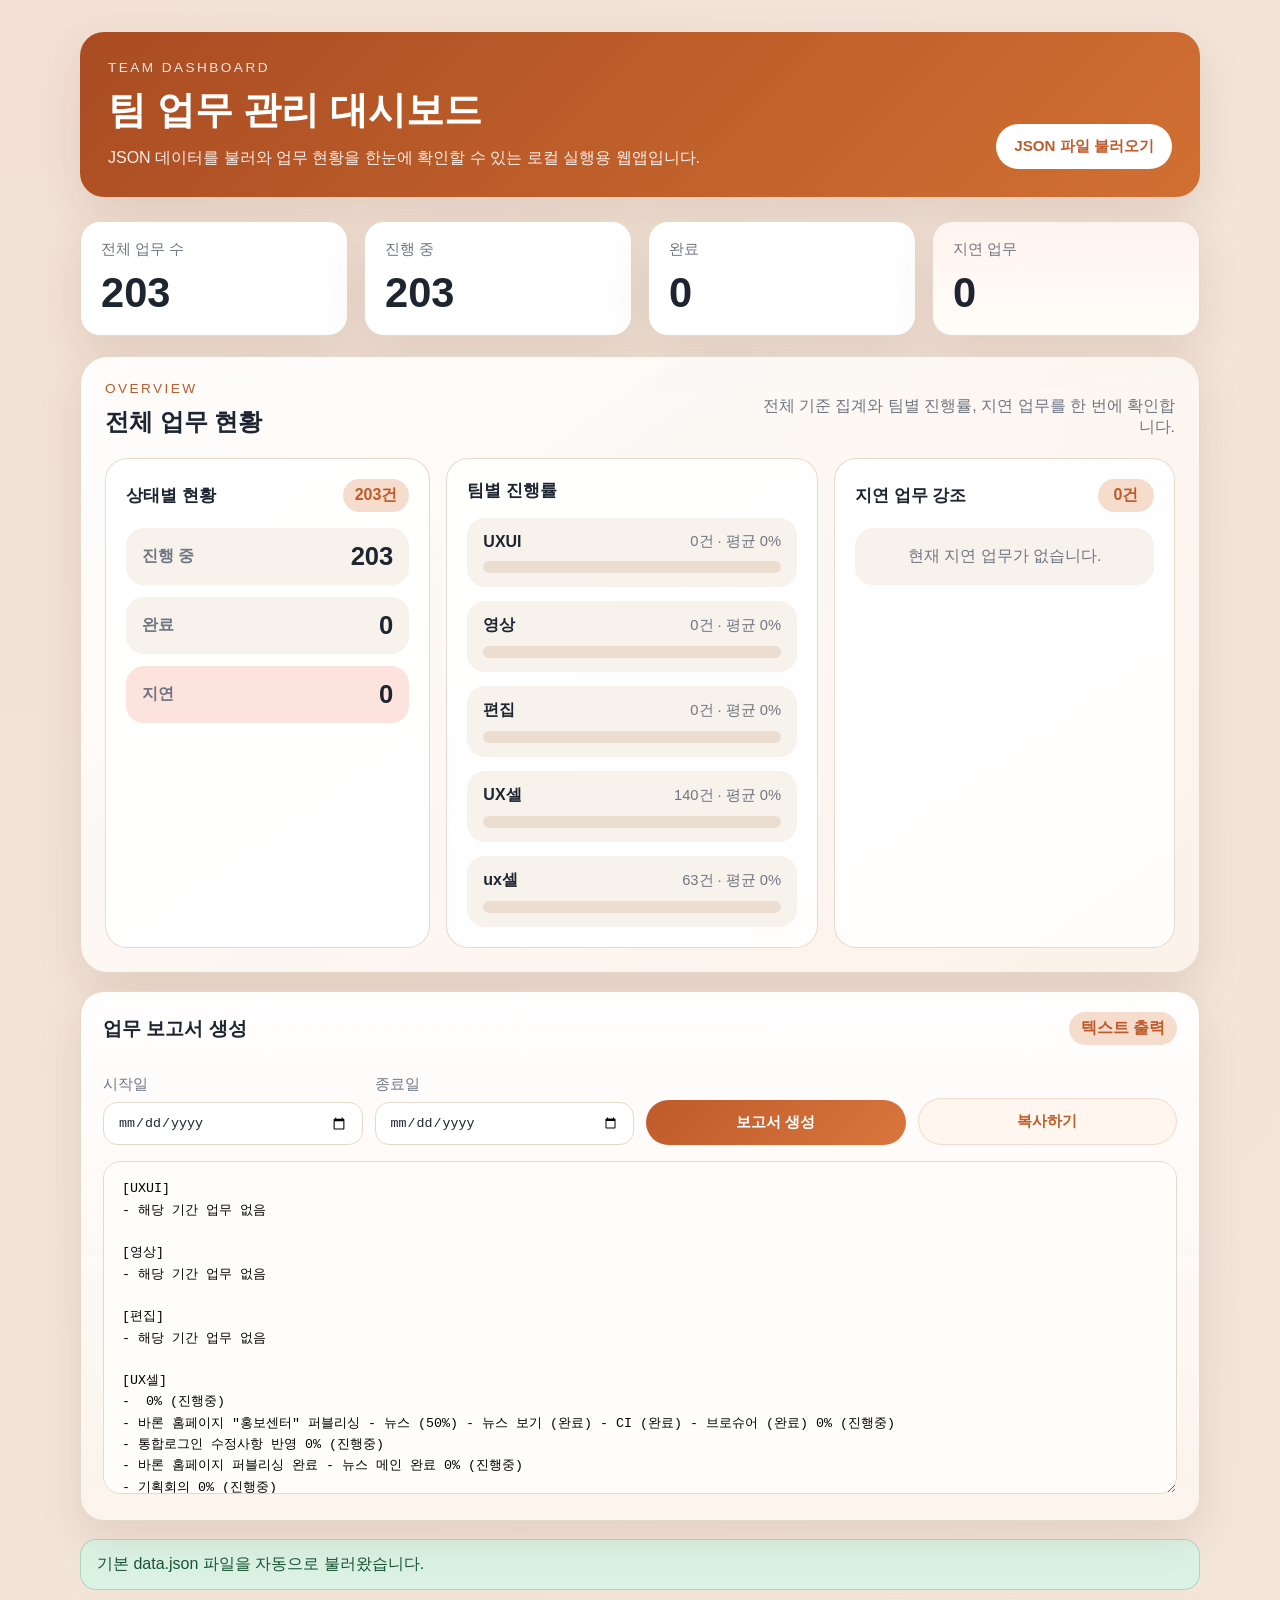
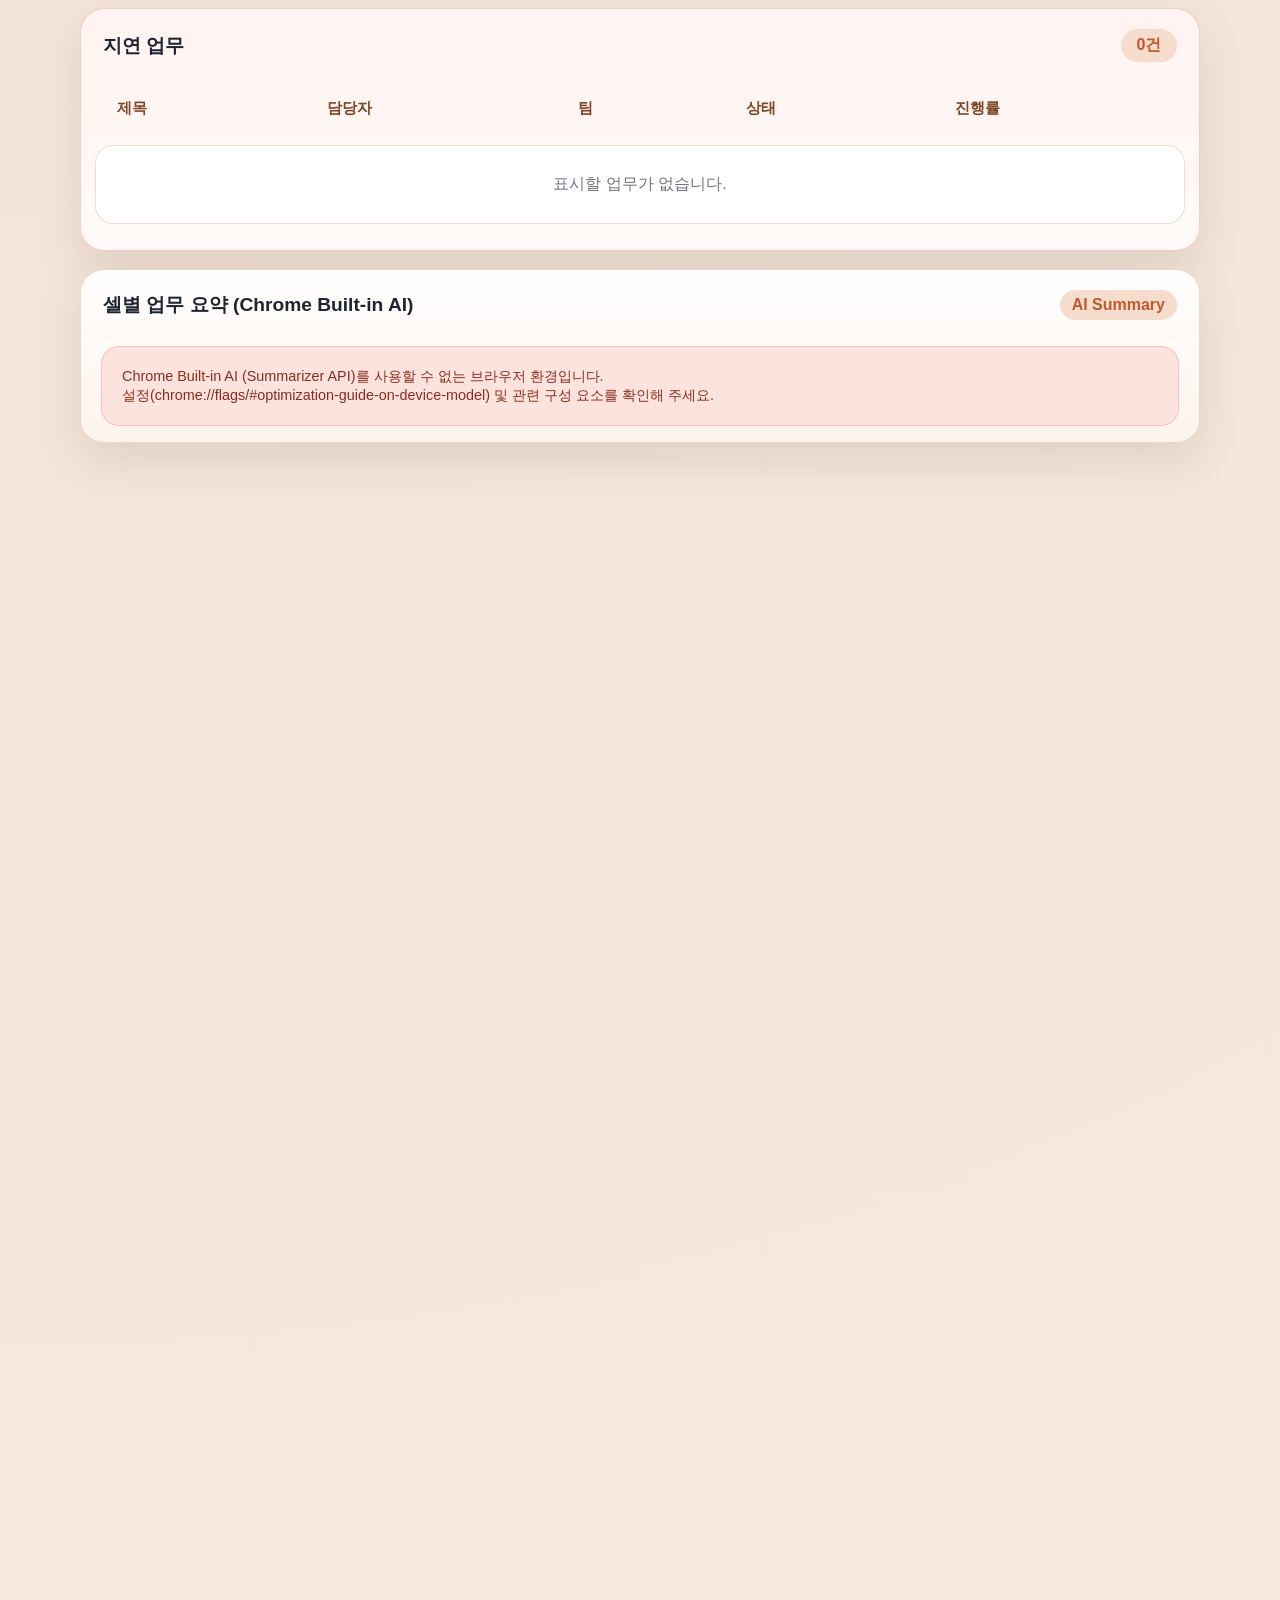
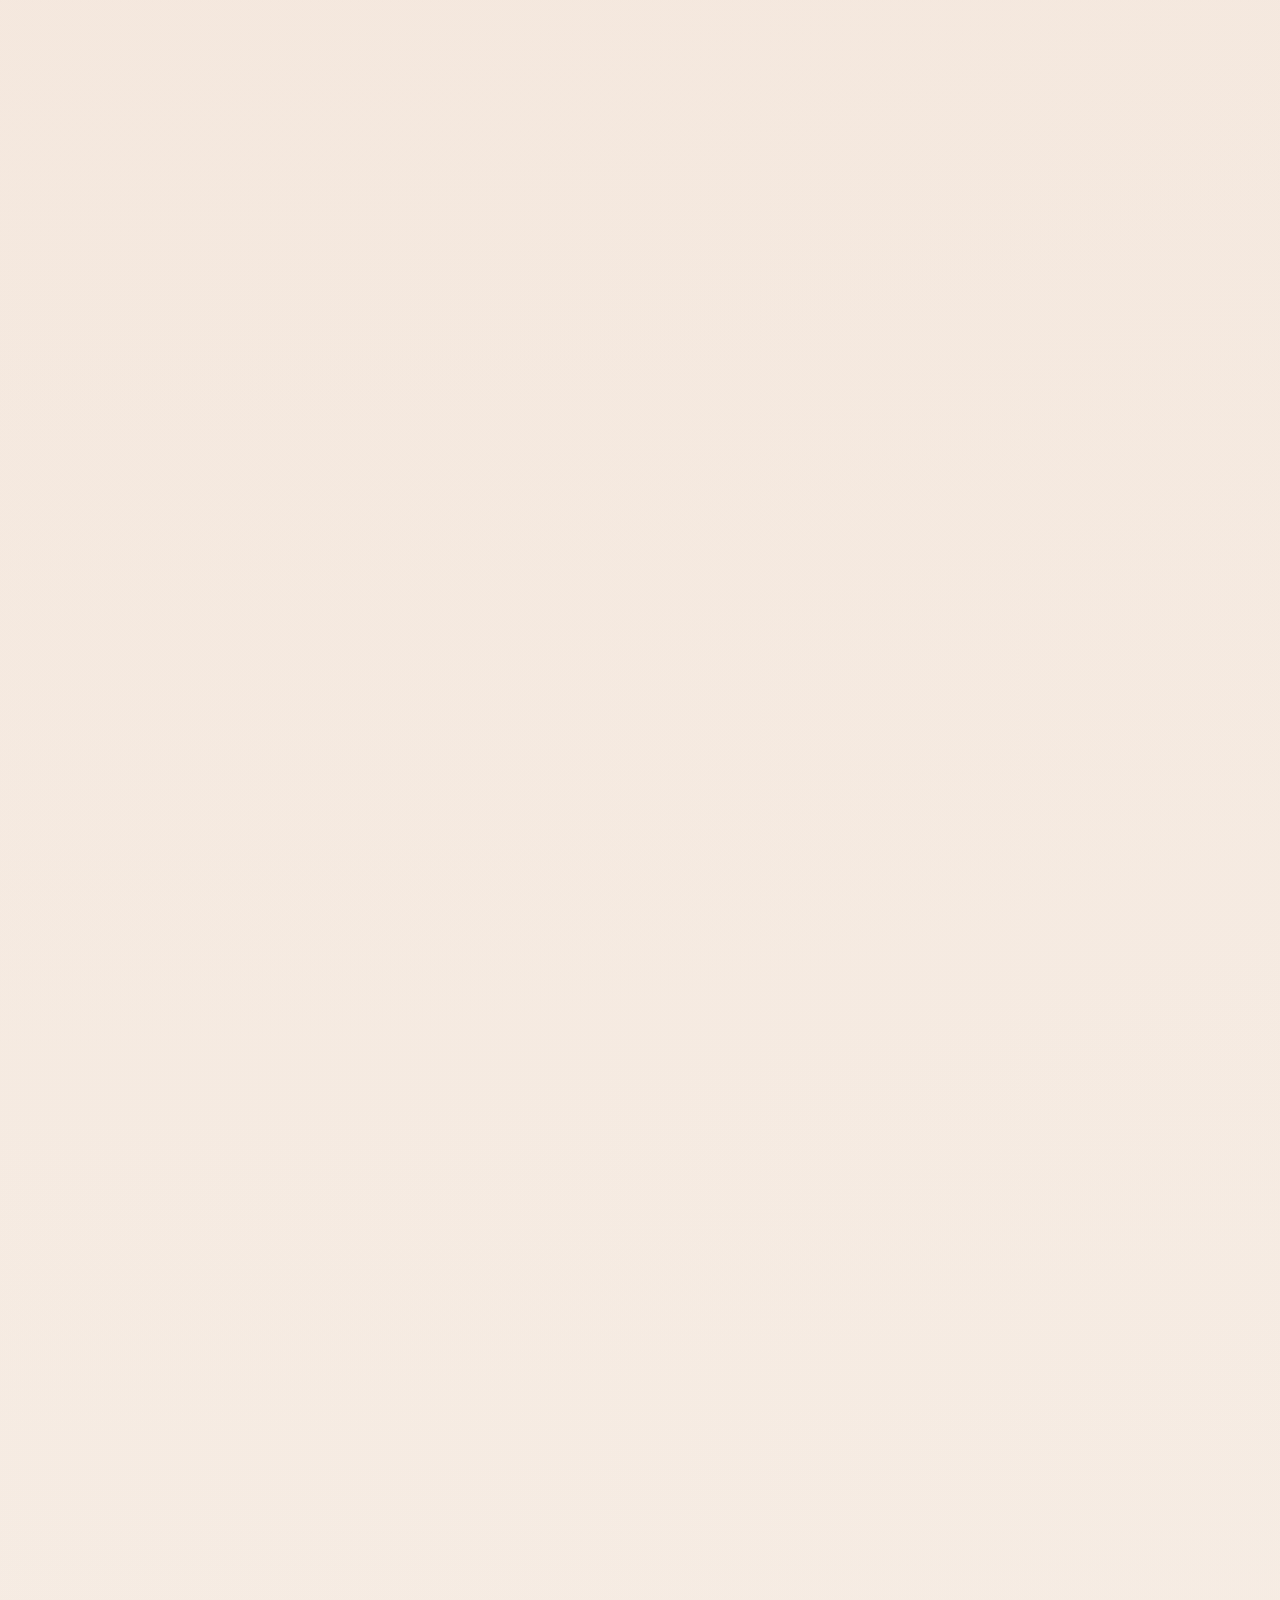
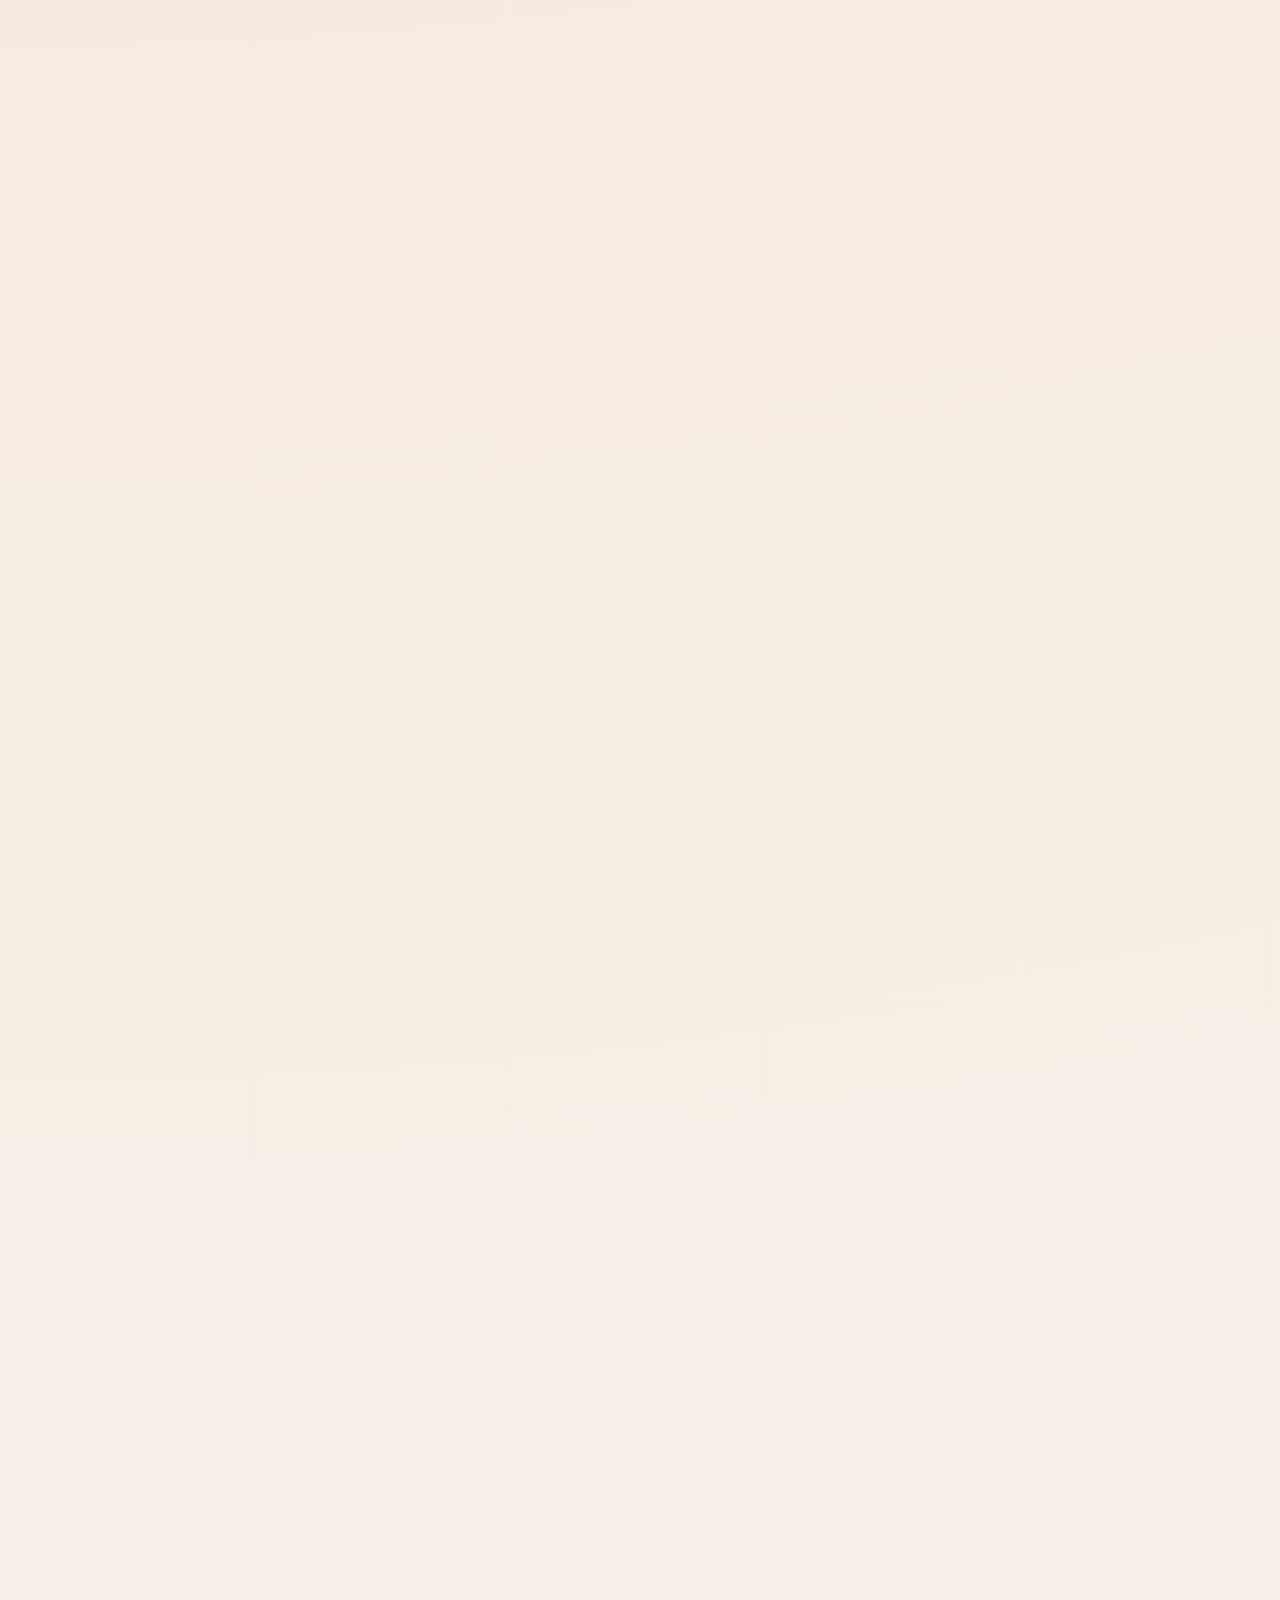
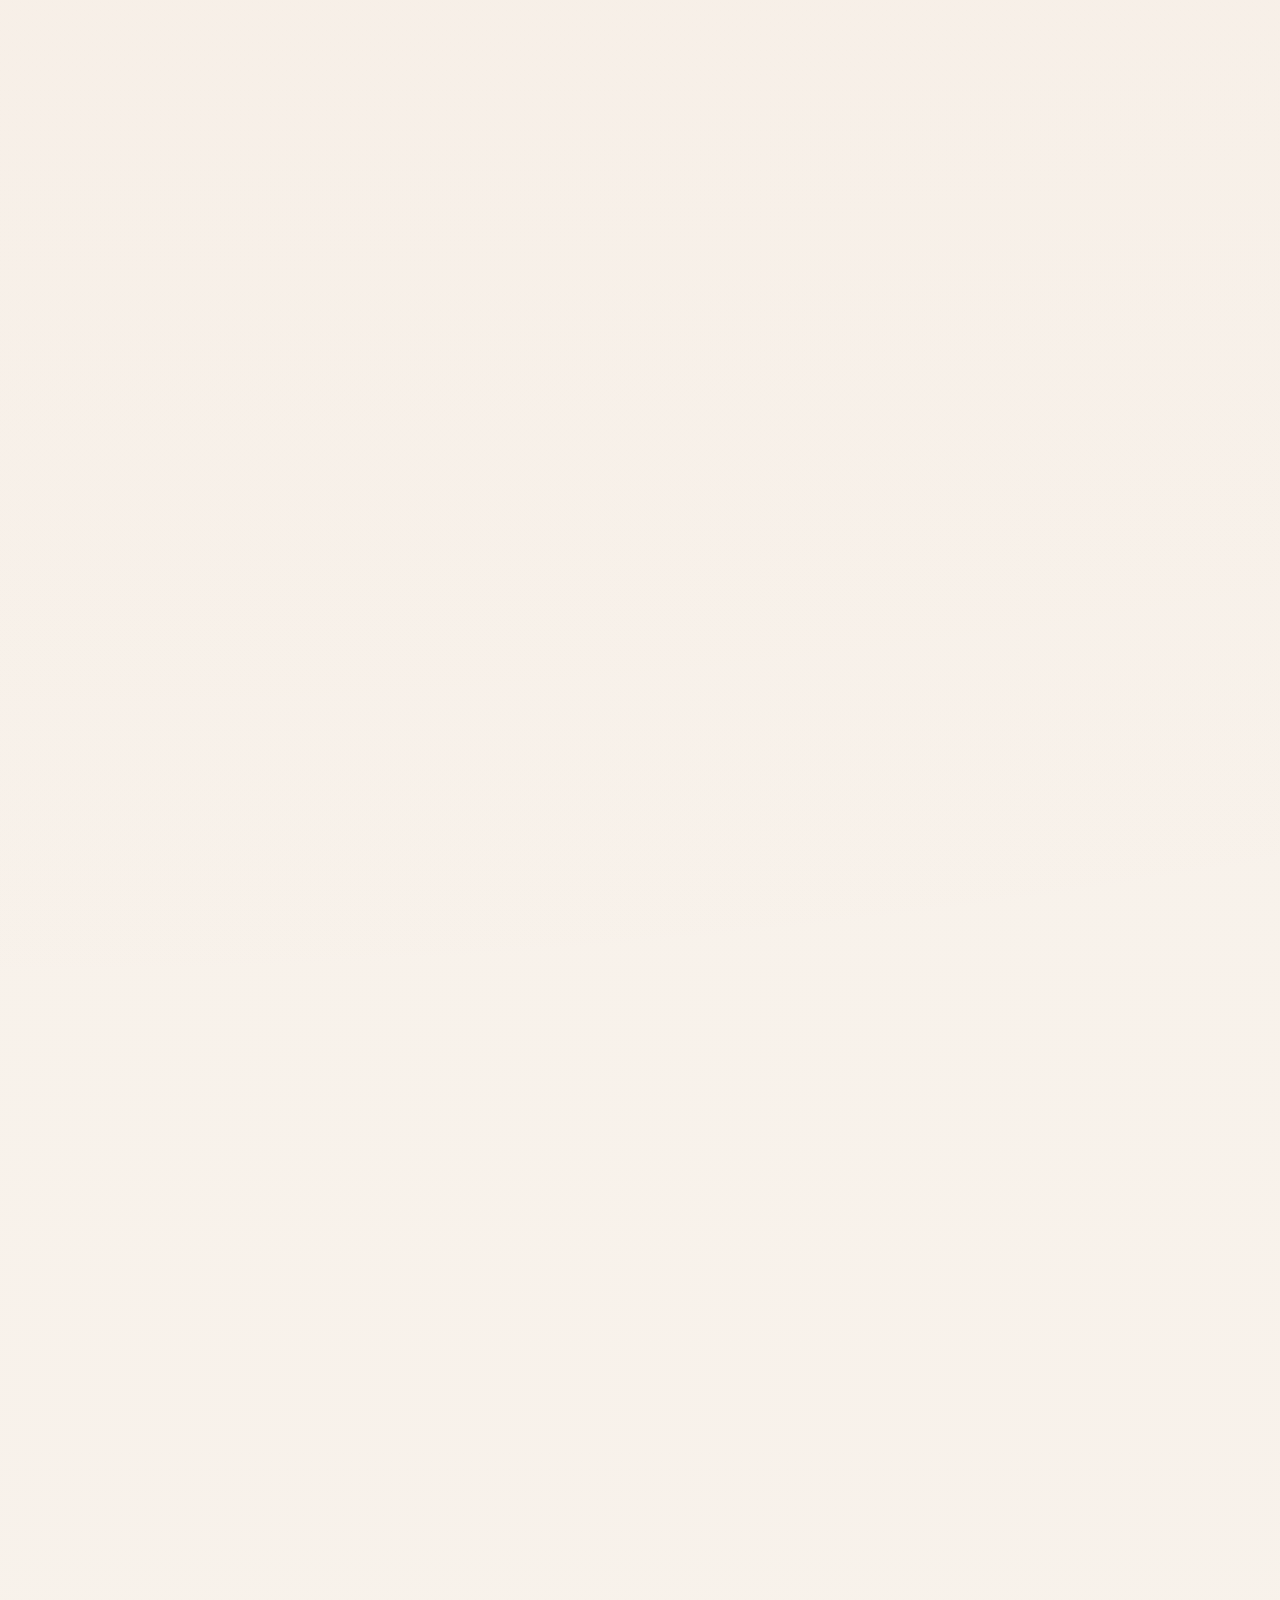
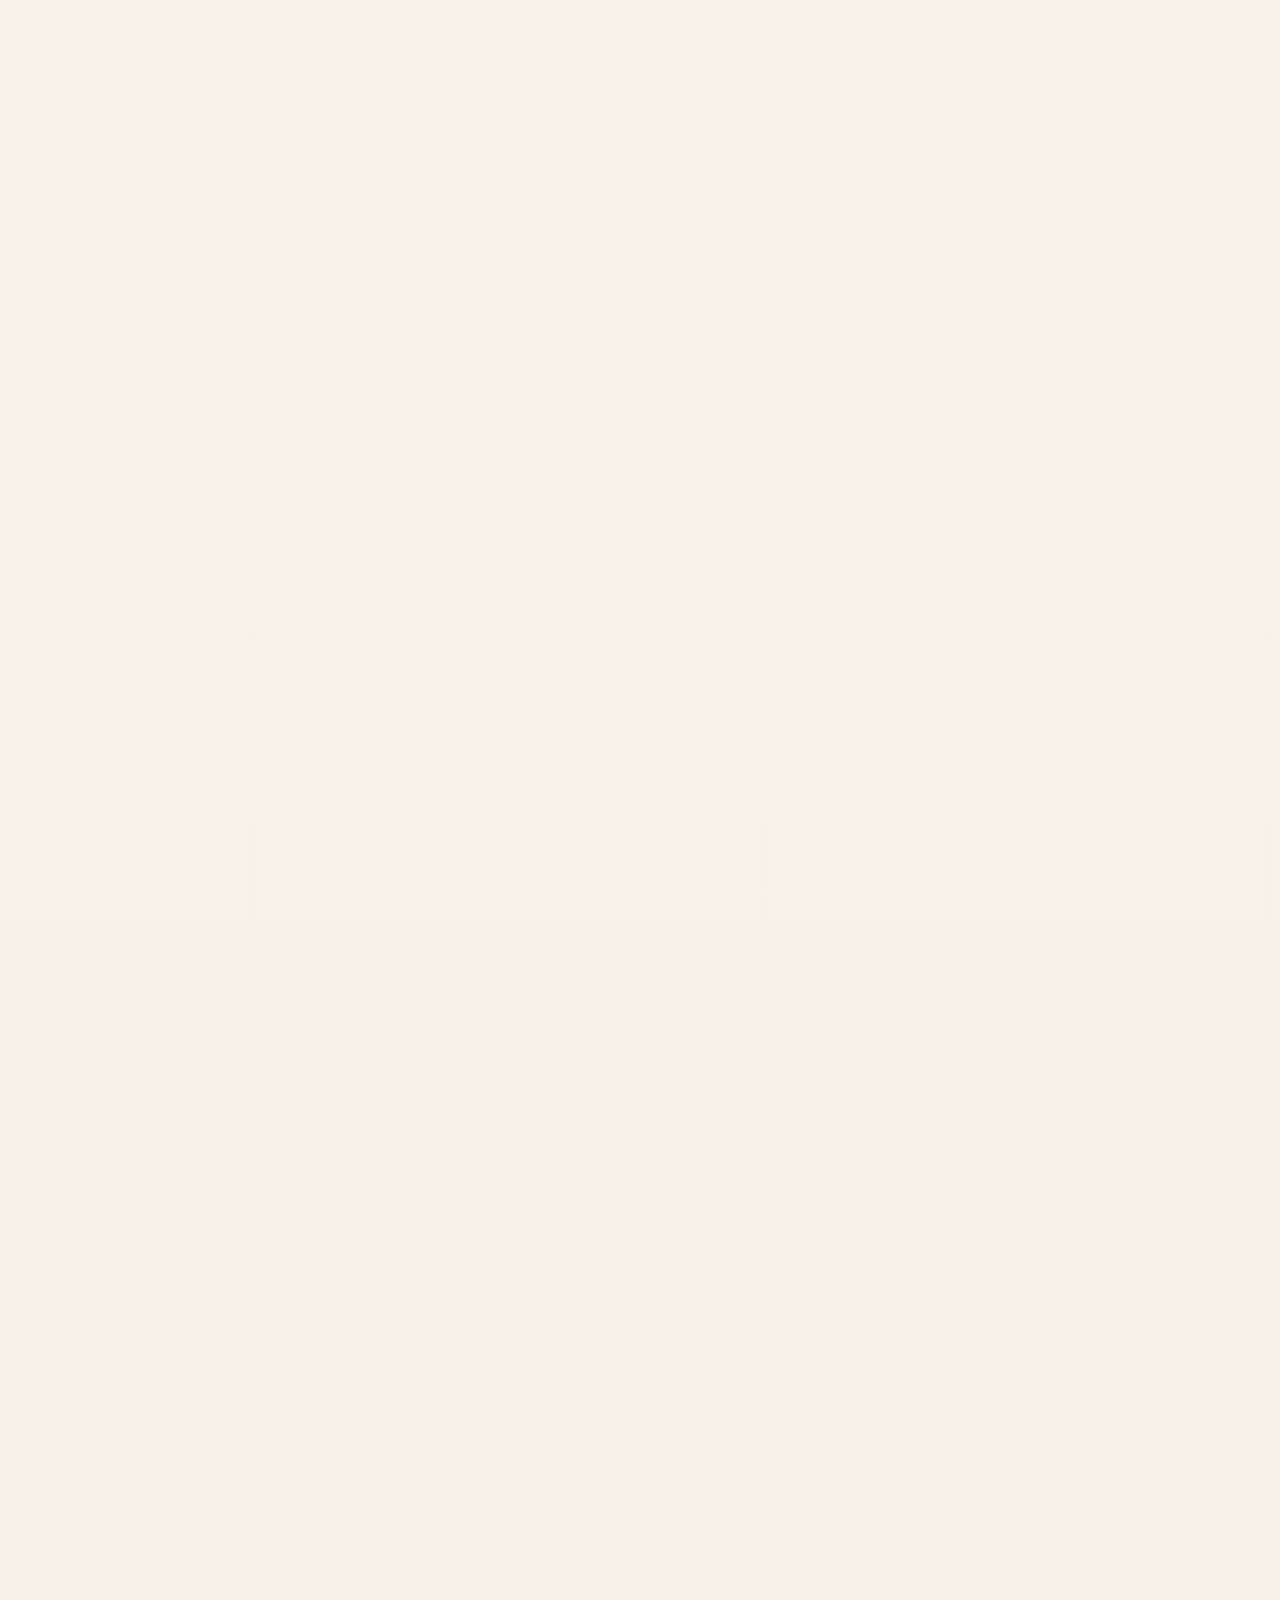
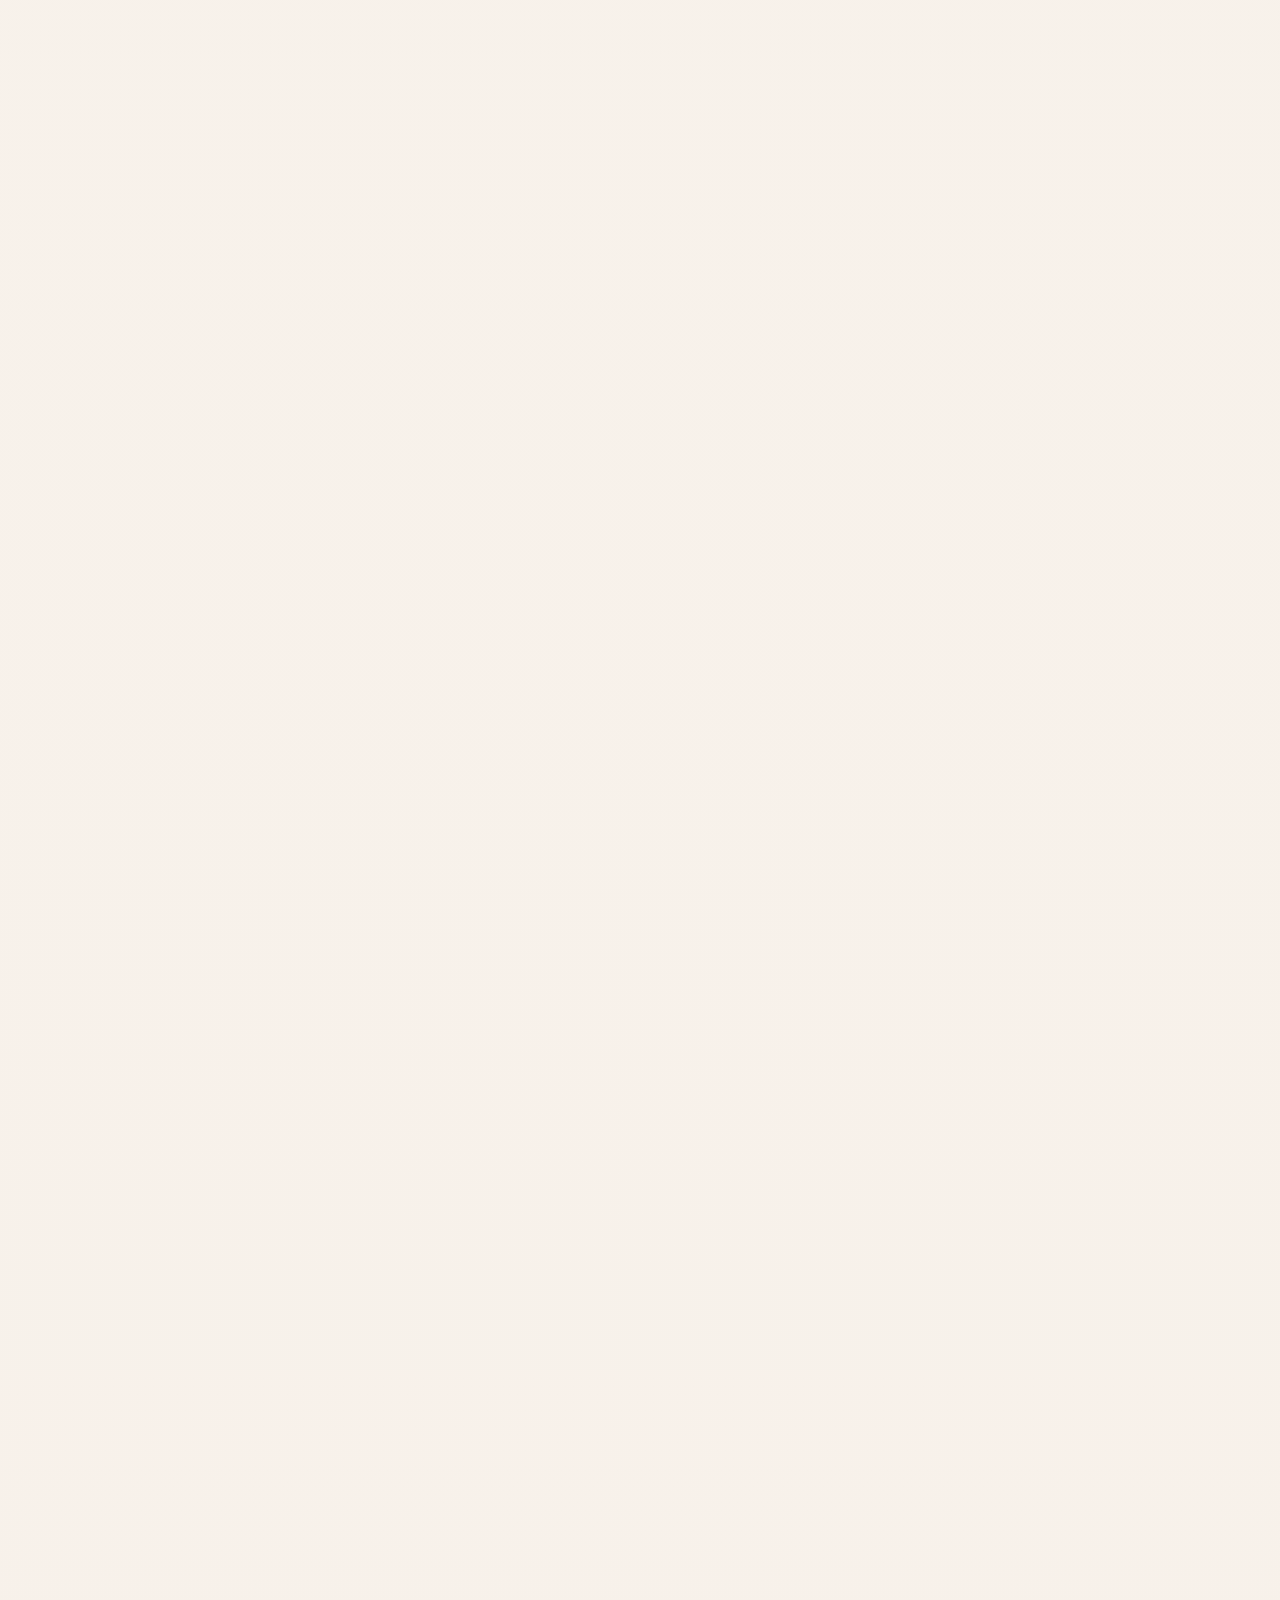
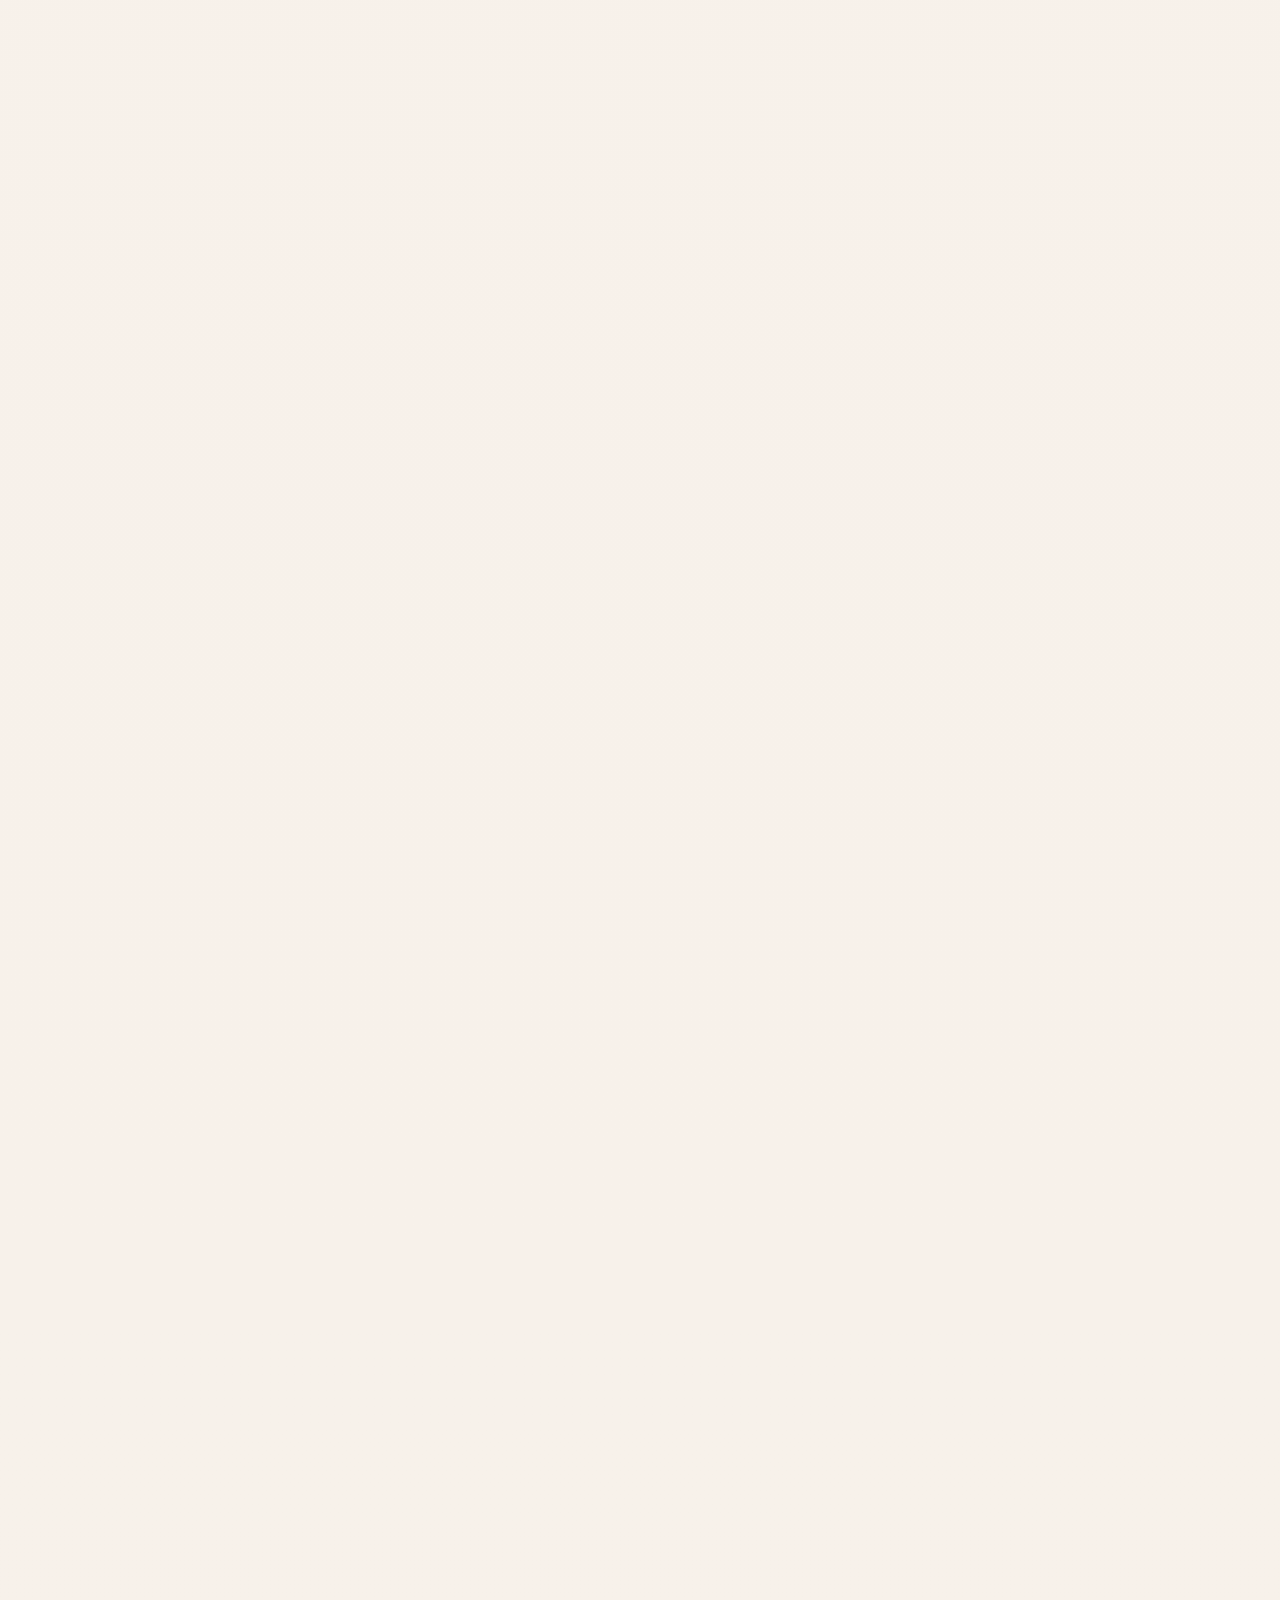
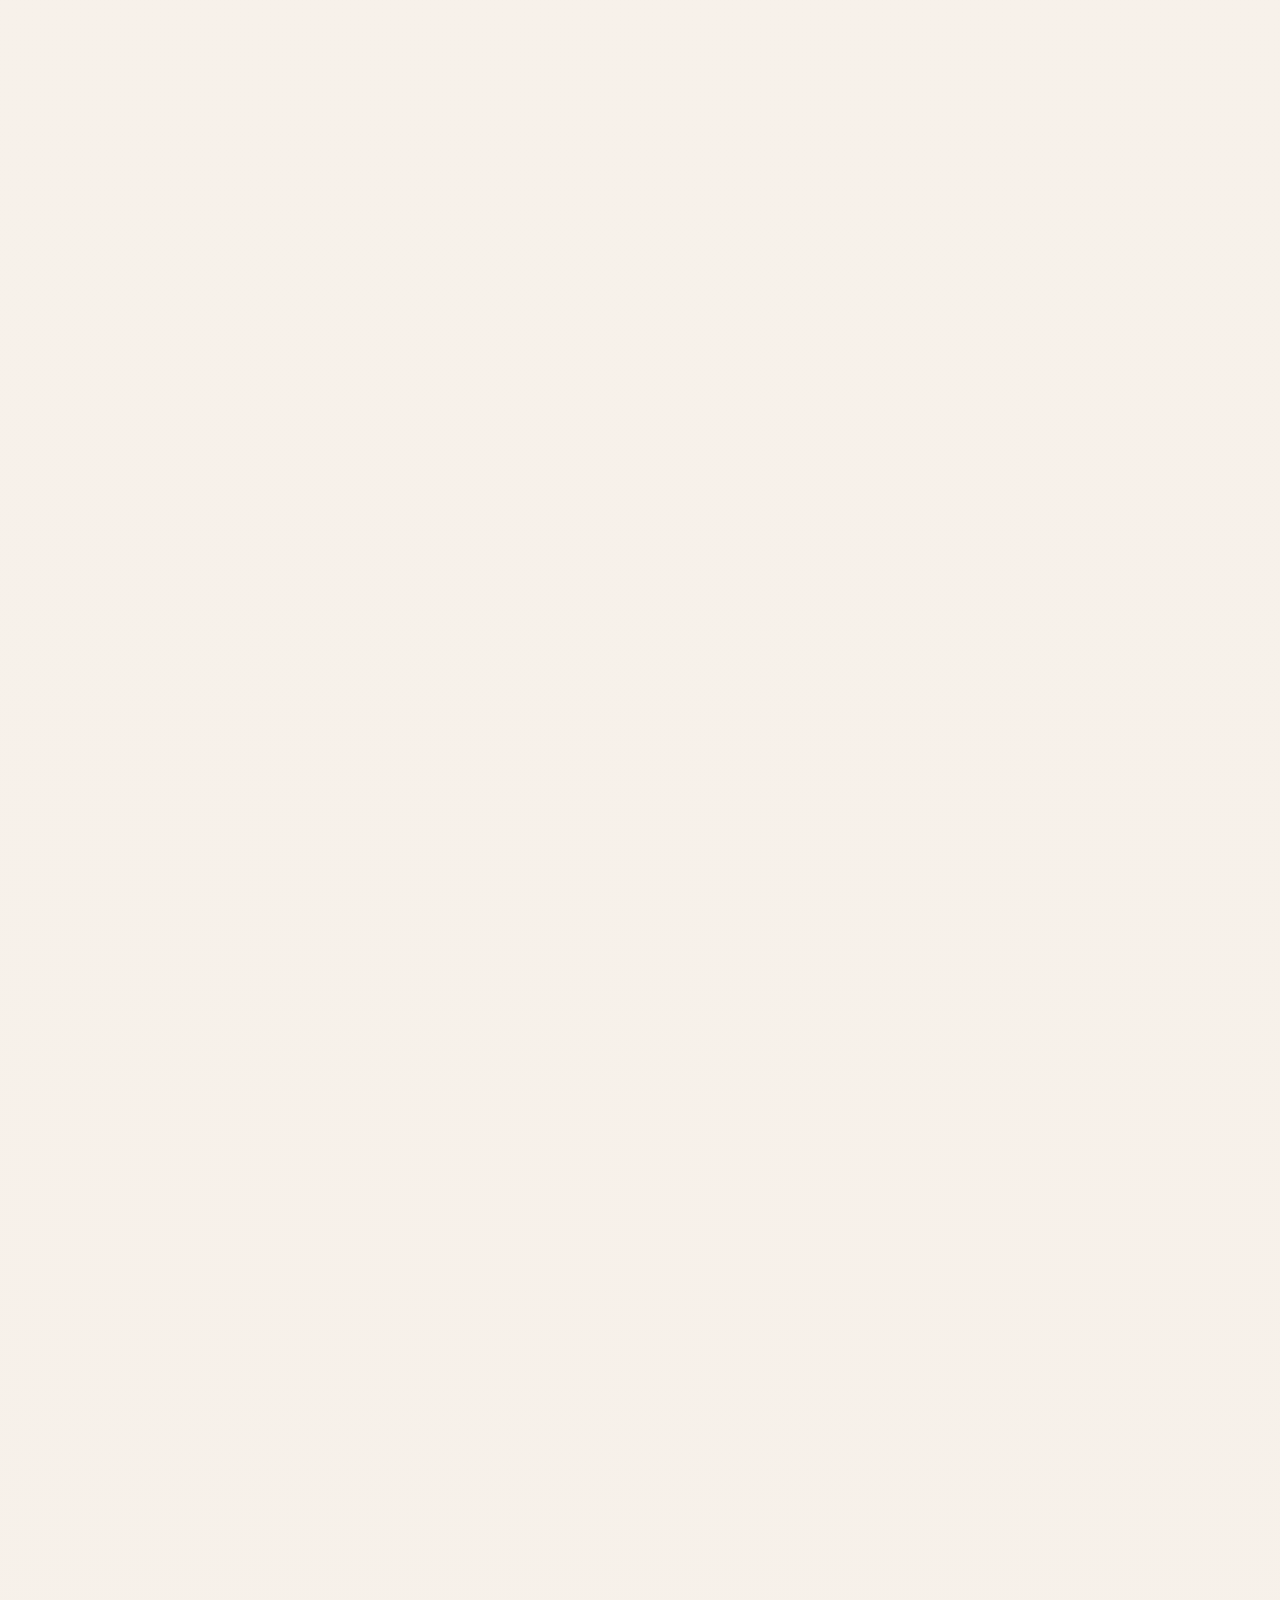
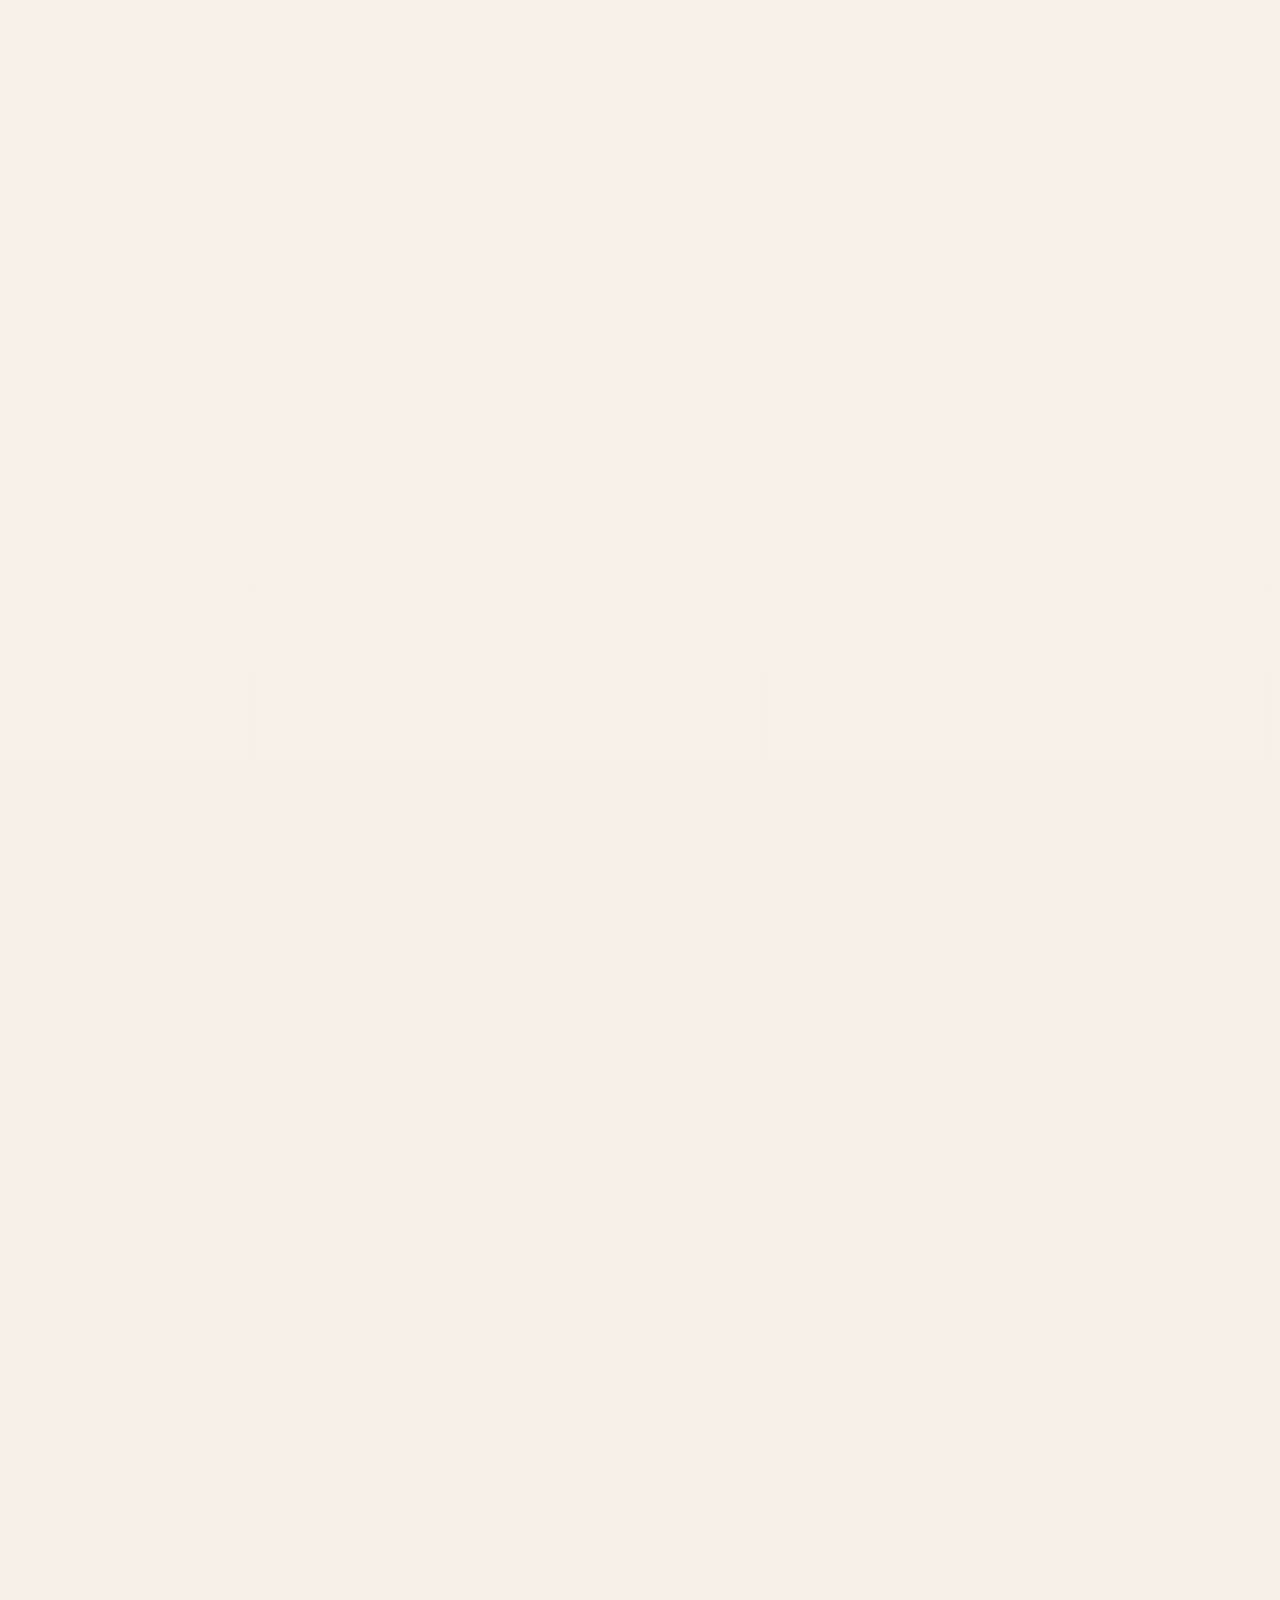
<file: index.html>
<!DOCTYPE html>
<html lang="ko">
<head>
  <meta charset="UTF-8">
  <meta name="viewport" content="width=device-width, initial-scale=1.0">
  <title>팀 업무 관리 대시보드</title>
  <link rel="stylesheet" href="style.css">
</head>
<body>
  <div class="page-shell">
    <header class="hero">
      <div>
        <p class="eyebrow">Team Dashboard</p>
        <h1>팀 업무 관리 대시보드</h1>
        <p class="hero-copy">JSON 데이터를 불러와 업무 현황을 한눈에 확인할 수 있는 로컬 실행용 웹앱입니다.</p>
      </div>
      <div class="hero-actions">
        <button id="loadJsonButton" type="button">JSON 파일 불러오기</button>
        <input id="jsonFileInput" type="file" accept=".json,application/json" hidden>
      </div>
    </header>

    <main>
      <section class="summary-grid" aria-label="업무 요약">
        <article class="summary-card">
          <span class="summary-label">전체 업무 수</span>
          <strong id="totalCount">0</strong>
        </article>
        <article class="summary-card">
          <span class="summary-label">진행 중</span>
          <strong id="progressCount">0</strong>
        </article>
        <article class="summary-card">
          <span class="summary-label">완료</span>
          <strong id="doneCount">0</strong>
        </article>
        <article class="summary-card alert-card">
          <span class="summary-label">지연 업무</span>
          <strong id="delayCount">0</strong>
        </article>
      </section>

      <section class="dashboard-panel reveal-on-scroll" aria-labelledby="dashboardSectionTitle">
        <div class="dashboard-header">
          <div>
            <p class="eyebrow eyebrow-dark">Overview</p>
            <h2 id="dashboardSectionTitle">전체 업무 현황</h2>
          </div>
          <p class="dashboard-caption">전체 기준 집계와 팀별 진행률, 지연 업무를 한 번에 확인합니다.</p>
        </div>

        <div class="dashboard-layout">
          <article class="dashboard-card status-overview">
            <div class="dashboard-card-header">
              <h3>상태별 현황</h3>
              <span class="panel-badge" id="dashboardTotalCount">0건</span>
            </div>
            <div class="status-stat-list">
              <div class="status-stat-item">
                <span class="status-stat-label">진행 중</span>
                <strong id="dashboardProgressCount">0</strong>
              </div>
              <div class="status-stat-item">
                <span class="status-stat-label">완료</span>
                <strong id="dashboardDoneCount">0</strong>
              </div>
              <div class="status-stat-item delay">
                <span class="status-stat-label">지연</span>
                <strong id="dashboardDelayCount">0</strong>
              </div>
            </div>
          </article>

          <article class="dashboard-card team-overview">
            <div class="dashboard-card-header">
              <h3>팀별 진행률</h3>
            </div>
            <div id="teamProgressBoard" class="team-progress-board"></div>
          </article>

          <article class="dashboard-card delay-overview">
            <div class="dashboard-card-header">
              <h3>지연 업무 강조</h3>
              <span class="panel-badge" id="highlightDelayCount">0건</span>
            </div>
            <div id="delayHighlightList" class="delay-highlight-list"></div>
          </article>
        </div>
      </section>

      <section class="panel panel-card reveal-on-scroll" aria-labelledby="reportSectionTitle">
        <div class="panel-header">
          <h2 id="reportSectionTitle">업무 보고서 생성</h2>
          <span class="panel-badge">텍스트 출력</span>
        </div>
        <div class="table-wrap">
          <div class="toolbar-block">
            <div class="filter-grid report-grid">
              <label class="field-label">
                시작일
                <input id="reportStartDate" type="date" class="field-control">
              </label>
              <label class="field-label">
                종료일
                <input id="reportEndDate" type="date" class="field-control">
              </label>
              <button id="generateReportButton" type="button" class="primary-button">보고서 생성</button>
              <button id="copyReportButton" type="button" class="ghost-button">복사하기</button>
            </div>
          </div>
          <div class="toolbar-block compact-top">
            <textarea
              id="reportOutput"
              rows="14"
              readonly
              placeholder="보고서 생성 버튼을 누르면 팀별 업무 보고서가 표시됩니다."
              class="report-output"
            ></textarea>
          </div>
        </div>
      </section>

      <section id="messageBox" class="message-box" aria-live="polite">
        `data.json` 자동 불러오기를 시도합니다. 브라우저 보안 정책으로 실패하면 위 버튼으로 같은 폴더의 파일을 선택해 주세요.
      </section>

      <section class="panel panel-emphasis reveal-on-scroll" aria-labelledby="delaySectionTitle">
        <div class="panel-header">
          <h2 id="delaySectionTitle">지연 업무</h2>
          <span class="panel-badge" id="delayPanelCount">0건</span>
        </div>
        <div class="table-wrap">
          <table>
            <thead>
              <tr>
                <th>제목</th>
                <th>담당자</th>
                <th>팀</th>
                <th>상태</th>
                <th>진행률</th>
              </tr>
            </thead>
            <tbody id="delayTaskBody"></tbody>
          </table>
        </div>
      </section>

      <section id="aiSummarySection" class="panel panel-card reveal-on-scroll" aria-labelledby="aiSummaryTitle" style="display: none;">
        <div class="panel-header">
          <h2 id="aiSummaryTitle">셀별 업무 요약 (Chrome Built-in AI)</h2>
          <span class="panel-badge">AI Summary</span>
        </div>
        <div id="aiSummaryContent" class="ai-summary-grid">
          <div class="ai-loading">AI가 업무 내용을 요약하고 있습니다...</div>
        </div>
      </section>

      <section class="panel panel-card reveal-on-scroll" aria-labelledby="allSectionTitle">
        <div class="panel-header">
          <h2 id="allSectionTitle">전체 업무 리스트</h2>
          <span class="panel-badge" id="allPanelCount">0건</span>
        </div>
        <div class="table-wrap">
          <div class="toolbar-block compact-bottom">
            <div class="filter-grid">
              <select id="filterTeam" class="field-control">
                <option value="">전체 팀</option>
                <option value="UXUI">UXUI</option>
                <option value="영상">영상</option>
                <option value="편집">편집</option>
              </select>
              <select id="filterAssignee" class="field-control">
                <option value="">전체 담당자</option>
              </select>
              <select id="filterStatus" class="field-control">
                <option value="">전체 상태</option>
                <option value="progress">진행 중</option>
                <option value="done">완료</option>
                <option value="delay">지연</option>
              </select>
              <button id="toggleMyTasksButton" type="button" class="ghost-button">내 업무만 보기: 끔</button>
            </div>
          </div>
          <div class="toolbar-block compact-bottom">
            <form id="taskForm">
              <div class="task-form-grid">
                <input id="taskTitleInput" type="text" placeholder="제목" required class="field-control">
                <select id="taskAssigneeInput" required class="field-control">
                  <option value="">담당자 선택</option>
                </select>
                <input id="taskTeamInput" type="text" placeholder="팀 자동 설정" readonly class="field-control">
                <select id="taskStatusInput" required class="field-control">
                  <option value="progress">진행 중</option>
                  <option value="done">완료</option>
                  <option value="delay">지연</option>
                </select>
                <input id="taskProgressInput" type="number" min="0" max="100" placeholder="진행률" required class="field-control">
                <button id="taskSubmitButton" type="submit" class="primary-button">업무 추가</button>
              </div>
              <input id="taskEditId" type="hidden">
            </form>
          </div>
          <table>
            <thead>
              <tr>
                <th>제목</th>
                <th>담당자</th>
                <th>팀</th>
                <th>상태</th>
                <th>진행률</th>
                <th>관리</th>
              </tr>
            </thead>
            <tbody id="taskBody"></tbody>
          </table>
        </div>
      </section>

      <section class="panel panel-card reveal-on-scroll" aria-labelledby="memberSectionTitle">
        <div class="panel-header">
          <h2 id="memberSectionTitle">팀원 리스트</h2>
          <span class="panel-badge" id="memberPanelCount">0명</span>
        </div>
        <div class="table-wrap">
          <div class="toolbar-block compact-bottom">
            <form id="memberForm">
              <div class="member-form-grid">
                <input id="memberName" type="text" placeholder="이름" required class="field-control">
                <input id="memberPosition" type="text" placeholder="직책" required class="field-control">
                <select id="memberTeam" required class="field-control">
                  <option value="">셀 선택</option>
                  <option value="UXUI">UXUI</option>
                  <option value="영상">영상</option>
                  <option value="편집">편집</option>
                </select>
                <button id="memberSubmitButton" type="submit" class="primary-button">팀원 추가</button>
              </div>
              <input id="memberEditId" type="hidden">
            </form>
          </div>
          <table>
            <thead>
              <tr>
                <th>이름</th>
                <th>직책</th>
                <th>셀</th>
                <th>관리</th>
              </tr>
            </thead>
            <tbody id="memberBody"></tbody>
          </table>
        </div>
      </section>
    </main>
  </div>

  <script src="script.js"></script>
</body>
</html>
</file>
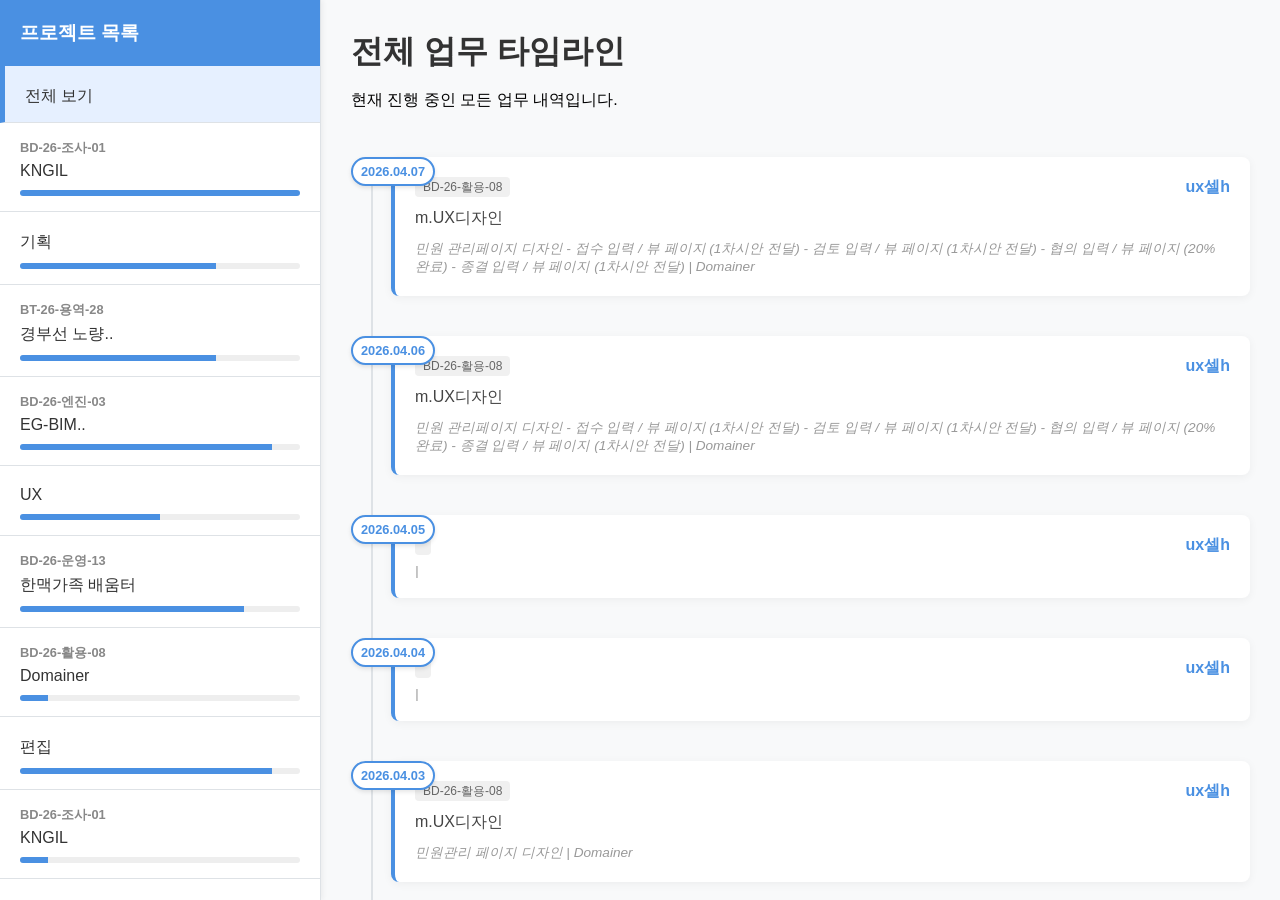
<file: interactive_dashboard.html>
<!DOCTYPE html>
<html lang="ko">
<head>
    <meta charset="UTF-8">
    <meta name="viewport" content="width=device-width, initial-scale=1.0">
    <title>업무 타임라인 대시보드</title>
    <style>
        :root {
            --sidebar-width: 320px;
            --primary-color: #4a90e2;
            --bg-color: #f8f9fa;
            --border-color: #dee2e6;
        }

        body {
            margin: 0;
            font-family: 'Segoe UI', Tahoma, Geneva, Verdana, sans-serif;
            background-color: var(--bg-color);
            display: flex;
            height: 100vh;
            overflow: hidden;
        }

        /* Sidebar: Project List */
        #sidebar {
            width: var(--sidebar-width);
            background: white;
            border-right: 1px solid var(--border-color);
            display: flex;
            flex-direction: column;
            box-shadow: 2px 0 5px rgba(0,0,0,0.05);
        }

        #sidebar h2 {
            padding: 20px;
            margin: 0;
            background: var(--primary-color);
            color: white;
            font-size: 1.2rem;
        }

        #project-list {
            overflow-y: auto;
            flex: 1;
        }

        .project-item {
            padding: 15px 20px;
            border-bottom: 1px solid var(--border-color);
            cursor: pointer;
            transition: background 0.2s;
        }

        .project-item:hover {
            background-color: #f0f7ff;
        }

        .project-item.active {
            border-left: 5px solid var(--primary-color);
            background-color: #e6f0ff;
        }

        .project-item .code {
            font-size: 0.8rem;
            color: #888;
            font-weight: bold;
        }

        .project-item .name {
            display: block;
            margin-top: 5px;
            font-weight: 500;
            color: #333;
        }

        .project-item .progress-container {
            margin-top: 10px;
            background: #eee;
            height: 6px;
            border-radius: 3px;
            overflow: hidden;
        }

        .project-item .progress-bar {
            height: 100%;
            background: var(--primary-color);
        }

        /* Main: Timeline */
        #main-content {
            flex: 1;
            display: flex;
            flex-direction: column;
            padding: 30px;
            overflow-y: auto;
        }

        header {
            margin-bottom: 30px;
        }

        h1 {
            margin: 0;
            color: #333;
        }

        .timeline-container {
            position: relative;
            padding-left: 40px;
        }

        .timeline-container::before {
            content: '';
            position: absolute;
            left: 20px;
            top: 0;
            bottom: 0;
            width: 2px;
            background: var(--border-color);
        }

        .timeline-date-group {
            margin-bottom: 40px;
            position: relative;
        }

        .date-badge {
            position: absolute;
            left: -40px;
            width: 80px;
            text-align: center;
            background: white;
            border: 2px solid var(--primary-color);
            color: var(--primary-color);
            font-weight: bold;
            border-radius: 20px;
            padding: 5px 0;
            font-size: 0.8rem;
            box-shadow: 0 2px 4px rgba(0,0,0,0.1);
        }

        .task-card {
            background: white;
            border-radius: 8px;
            padding: 20px;
            margin-bottom: 15px;
            box-shadow: 0 2px 10px rgba(0,0,0,0.05);
            border-left: 4px solid var(--primary-color);
            transition: transform 0.2s;
        }

        .task-card:hover {
            transform: translateX(5px);
        }

        .task-card .project-tag {
            font-size: 0.75rem;
            background: #f0f0f0;
            padding: 3px 8px;
            border-radius: 4px;
            color: #666;
            margin-right: 10px;
        }

        .task-card .time-tag {
            float: right;
            font-weight: bold;
            color: var(--primary-color);
        }

        .task-card .content {
            display: block;
            margin-top: 10px;
            line-height: 1.5;
            color: #444;
        }

        .task-card .manager {
            margin-top: 10px;
            font-size: 0.85rem;
            color: #999;
            font-style: italic;
        }

        .hidden { display: none !important; }

    </style>
</head>
<body>

<div id="sidebar">
    <h2>프로젝트 목록</h2>
    <div id="project-list">
        <!-- Projects will be injected here -->
    </div>
</div>

<div id="main-content">
    <header>
        <h1 id="timeline-title">전체 업무 타임라인</h1>
        <p id="timeline-subtitle">현재 진행 중인 모든 업무 내역입니다.</p>
    </header>

    <div class="timeline-container" id="timeline-view">
        <!-- Timeline groups will be injected here -->
    </div>
</div>

<script>
    let appData = {
        projects: [],
        tasks: []
    };

    async function loadData() {
        try {
            const response = await fetch('data.json');
            appData = await response.json();
            renderProjects();
            renderTimeline();
        } catch (error) {
            console.error("데이터 로딩 실패:", error);
            document.body.innerHTML = "<h1>데이터 로딩 실패</h1><p>data.json 파일이 없거나 올바르지 않습니다.</p>";
        }
    }

    function renderProjects() {
        const list = document.getElementById('project-list');
        list.innerHTML = `
            <div class="project-item active" onclick="filterByProject(null, this)">
                <span class="name">전체 보기</span>
            </div>
        `;

        appData.projects.forEach(p => {
            const item = document.createElement('div');
            item.className = 'project-item';
            item.onclick = (e) => filterByProject(p.code, item);
            
            const progress = parseInt(p.progress) || 0;
            
            item.innerHTML = `
                <span class="code">${p.code}</span>
                <span class="name">${p.name}</span>
                <div class="progress-container">
                    <div class="progress-bar" style="width: ${progress}%"></div>
                </div>
            `;
            list.appendChild(item);
        });
    }

    function renderTimeline(filterCode = null) {
        const container = document.getElementById('timeline-view');
        container.innerHTML = '';

        // Filter tasks
        const filteredTasks = filterCode 
            ? appData.tasks.filter(t => t.project_code === filterCode)
            : appData.tasks;

        // Group by date
        const grouped = {};
        filteredTasks.forEach(t => {
            if (!grouped[t.date]) grouped[t.date] = [];
            grouped[t.date].push(t);
        });

        // Sort dates (descending)
        const sortedDates = Object.keys(grouped).sort((a, b) => b.localeCompare(a));

        sortedDates.forEach(date => {
            const groupDiv = document.createElement('div');
            groupDiv.className = 'timeline-date-group';
            
            groupDiv.innerHTML = `<div class="date-badge">${date}</div>`;
            
            grouped[date].forEach(task => {
                const card = document.createElement('div');
                card.className = 'task-card';
                card.innerHTML = `
                    <span class="time-tag">${task.hours}h</span>
                    <span class="project-tag">${task.project_code}</span>
                    <span class="content">${task.content}</span>
                    <div class="manager">${task.manager} | ${task.project_name}</div>
                `;
                groupDiv.appendChild(card);
            });
            
            container.appendChild(groupDiv);
        });

        if (sortedDates.length === 0) {
            container.innerHTML = '<p>해당하는 업무 기록이 없습니다.</p>';
        }
    }

    function filterByProject(code, element) {
        // Active class toggle
        document.querySelectorAll('.project-item').forEach(el => el.classList.remove('active'));
        element.classList.add('active');

        // Update Title
        const title = document.getElementById('timeline-title');
        title.innerText = code ? `[${code}] 업무 내역` : "전체 업무 타임라인";

        renderTimeline(code);
    }

    // Initial load
    loadData();
</script>

</body>
</html>
</file>
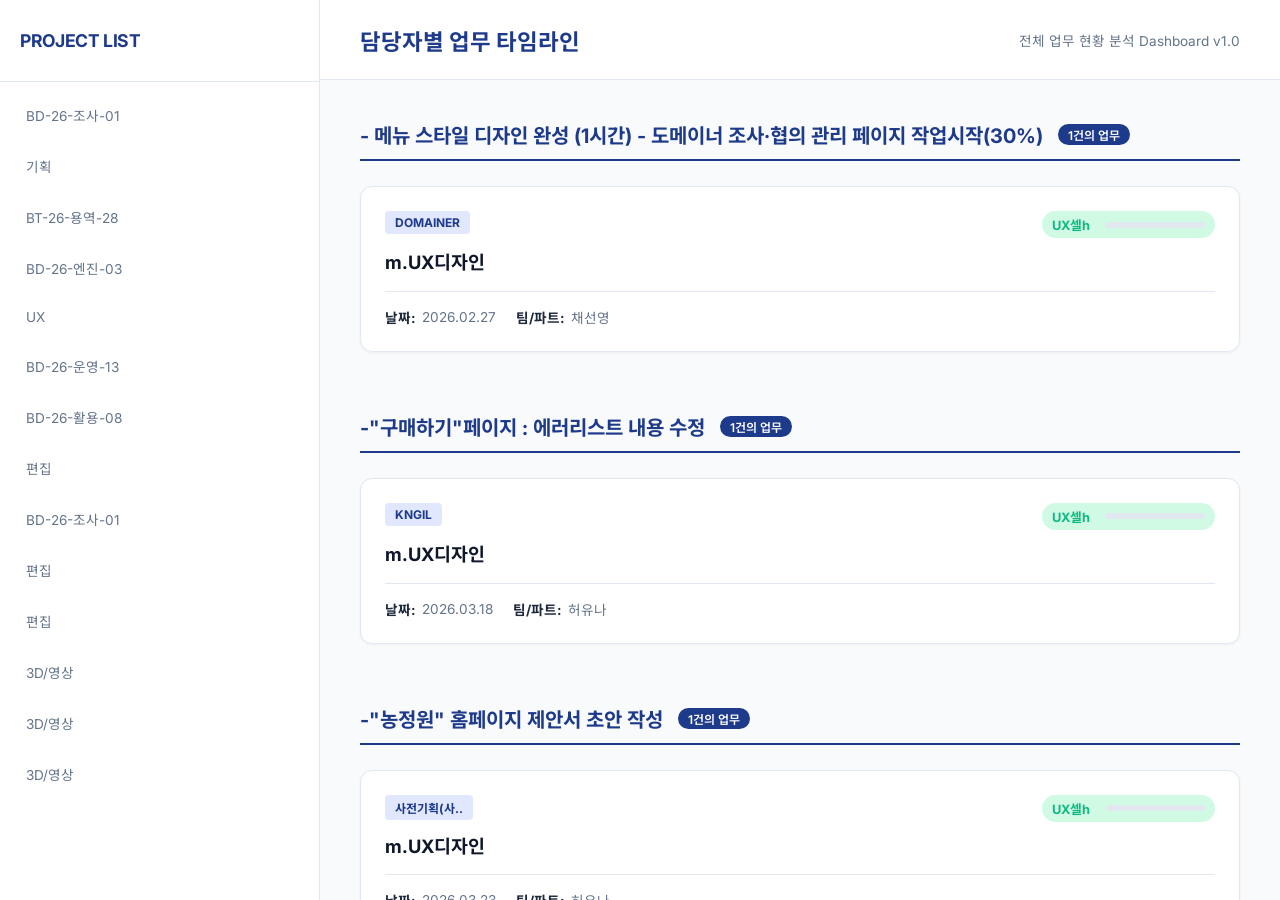
<file: html/staff_dashboard.html>
<!DOCTYPE html>
<html lang="ko">
<head>
    <meta charset="UTF-8">
    <meta name="viewport" content="width=device-width, initial-scale=1.0">
    <title>담당자별 업무 타임라인 대시보드</title>
    <!-- Google Fonts: Pretendard or Similar professional font -->
    <link href="https://fonts.googleapis.com/css2?family=Inter:wght@400;500;600;700&family=Noto+Sans+KR:wght@300;400;500;700&display=swap" rel="stylesheet">
    <style>
        :root {
            --primary-blue: #1E3A8A; /* Deep Blue for confidence */
            --accent-emerald: #10B981; /* Emerald for highlights */
            --bg-light: #F8FAFC;
            --sidebar-bg: #FFFFFF;
            --border-color: #E2E8F0;
            --text-main: #1E293B;
            --text-muted: #64748B;
            --white: #FFFFFF;
        }

        * { margin: 0; padding: 0; box-sizing: border-box; }
        body { 
            font-family: 'Inter', 'Noto Sans KR', sans-serif; 
            background-color: var(--bg-light); 
            color: var(--text-main);
            display: flex;
            height: 100vh;
            overflow: hidden;
        }

        /* Sidebar: Project List */
        #sidebar {
            width: 320px;
            background-color: var(--sidebar-bg);
            border-right: 1px solid var(--border-color);
            display: flex;
            flex-direction: column;
            z-index: 100;
        }

        .sidebar-header {
            padding: 30px 20px;
            border-bottom: 1px solid var(--border-color);
        }

        .sidebar-header h2 { 
            font-size: 1.1rem; 
            font-weight: 700; 
            color: var(--primary-blue);
            letter-spacing: -0.02em;
        }

        .project-list {
            flex: 1;
            overflow-y: auto;
            padding: 10px;
        }

        .project-item {
            padding: 12px 15px;
            border-radius: 8px;
            margin-bottom: 5px;
            cursor: pointer;
            transition: all 0.2s ease;
            font-size: 0.85rem;
            color: var(--text-muted);
            border: 1px solid transparent;
        }

        .project-item:hover {
            background-color: #F1F5F9;
            color: var(--primary-blue);
        }

        .project-item.active {
            background-color: #EFF6FF;
            border-color: #DBEAFE;
            color: var(--primary-blue);
            font-weight: 600;
        }

        /* Main Content Area */
        #main-content {
            flex: 1;
            display: flex;
            flex-direction: column;
            overflow: hidden;
        }

        header {
            height: 80px;
            background: var(--white);
            border-bottom: 1px solid var(--border-color);
            display: flex;
            align-items: center;
            padding: 0 40px;
            justify-content: space-between;
        }

        header h1 { 
            font-size: 1.4rem; 
            font-weight: 700; 
            color: var(--primary-blue);
        }

        /* Timeline Container */
        #timeline-view {
            flex: 1;
            overflow-y: auto;
            padding: 40px;
            scroll-behavior: smooth;
        }

        .manager-section {
            margin-bottom: 60px;
        }

        .manager-header {
            display: flex;
            align-items: center;
            gap: 15px;
            margin-bottom: 25px;
            padding-bottom: 10px;
            border-bottom: 2px solid var(--primary-blue);
        }

        .manager-header h3 {
            font-size: 1.25rem;
            font-weight: 700;
            color: var(--primary-blue);
        }

        .manager-header .count-badge {
            background: var(--primary-blue);
            color: white;
            padding: 2px 10px;
            border-radius: 20px;
            font-size: 0.75rem;
            font-weight: 600;
        }

        /* Task Cards */
        .task-card {
            background: var(--white);
            border: 1px solid var(--border-color);
            border-radius: 12px;
            padding: 24px;
            margin-bottom: 15px;
            transition: all 0.3s cubic-bezier(0.4, 0, 0.2, 1);
            position: relative;
            box-shadow: 0 1px 3px rgba(0,0,0,0.05);
        }

        .task-card:hover {
            transform: translateY(-2px);
            box-shadow: 0 10px 15px -3px rgba(0,0,0,0.1);
            border-color: var(--accent-emerald);
        }

        .task-card.highlight {
            border-color: var(--accent-emerald);
            background-color: #F0FDF4;
            animation: highlight-pulse 2s infinite;
        }

        @keyframes highlight-pulse {
            0% { box-shadow: 0 0 0 0 rgba(16, 185, 129, 0.4); }
            70% { box-shadow: 0 0 0 10px rgba(16, 185, 129, 0); }
            100% { box-shadow: 0 0 0 0 rgba(16, 185, 129, 0); }
        }

        .task-meta {
            display: flex;
            justify-content: space-between;
            align-items: flex-start;
            margin-bottom: 12px;
        }

        .project-tag {
            font-size: 0.75rem;
            font-weight: 700;
            color: var(--primary-blue);
            background: #E0E7FF;
            padding: 4px 10px;
            border-radius: 4px;
            text-transform: uppercase;
        }

        .duration-tag {
            font-size: 0.8rem;
            font-weight: 700;
            color: var(--accent-emerald);
            background: #D1FAE5;
            padding: 4px 10px;
            border-radius: 20px;
            display: flex;
            align-items: center;
            gap: 5px;
        }

        .task-content {
            font-size: 1.15rem;
            font-weight: 700;
            color: #0F172A;
            line-height: 1.4;
            margin-bottom: 15px;
            display: block;
        }

        .task-footer {
            display: flex;
            align-items: center;
            gap: 20px;
            font-size: 0.85rem;
            color: var(--text-muted);
            border-top: 1px solid var(--border-color);
            padding-top: 15px;
        }

        .footer-item {
            display: flex;
            align-items: center;
            gap: 6px;
        }

        .footer-item strong { color: var(--text-main); }

        /* Progress Bar Styling for Hours */
        .progress-container {
            width: 100px;
            height: 6px;
            background: #E2E8F0;
            border-radius: 3px;
            overflow: hidden;
            margin-left: 10px;
        }

        .progress-bar {
            height: 100%;
            background: var(--accent-emerald);
            border-radius: 3px;
        }

        ::-webkit-scrollbar { width: 8px; }
        ::-webkit-scrollbar-track { background: transparent; }
        ::-webkit-scrollbar-thumb { background: #CBD5E1; border-radius: 10px; }
        ::-webkit-scrollbar-thumb:hover { background: #94A3B8; }

    </style>
</head>
<body>

<div id="sidebar">
    <div class="sidebar-header">
        <h2>PROJECT LIST</h2>
    </div>
    <div class="project-list" id="p-list">
        <!-- Projects will be injected here -->
    </div>
</div>

<div id="main-content">
    <header>
        <h1>담당자별 업무 타임라인</h1>
        <div id="summary-stats" style="font-size: 0.85rem; color: var(--text-muted);">
            전체 업무 현황 분석 Dashboard v1.0
        </div>
    </header>

    <div id="timeline-view">
        <!-- Managers and Tasks will be injected here -->
    </div>
</div>

<script>
    // Data will be fetched from the local JSON file generated previously
    async function loadDashboard() {
        try {
            const response = await fetch('dashboard_data.json');
            const data = await response.json();
            
            renderSidebar(data.projects);
            renderTimeline(data.managers);
        } catch (e) {
            console.error("데이터 로드 실패:", e);
        }
    }

    function renderSidebar(projects) {
        const list = document.getElementById('p-list');
        list.innerHTML = projects.map(p => `
            <div class="project-item" onclick="scrollToProject('${p.title.replace(/'/g, "\\'")}', this)">
                ${p.title}
            </div>
        `).join('');
    }

    function renderTimeline(managers) {
        const view = document.getElementById('timeline-view');
        view.innerHTML = '';

        Object.keys(managers).sort().forEach(manager => {
            const tasks = managers[manager];
            const section = document.createElement('div');
            section.className = 'manager-section';
            
            section.innerHTML = `
                <div class="manager-header">
                    <h3>${manager}</h3>
                    <span class="count-badge">${tasks.length}건의 업무</span>
                </div>
                <div class="tasks-container">
                    ${tasks.map(task => {
                        const hourNum = parseFloat(task.hours) || 0;
                        const progressWidth = Math.min((hourNum / 8) * 100, 100); // 8시간 기준 100%
                        
                        return `
                        <div class="task-card" data-project="${task.project_name}">
                            <div class="task-meta">
                                <span class="project-tag">${task.project_name}</span>
                                <div class="duration-tag">
                                    <span>${task.hours}h</span>
                                    <div class="progress-container">
                                        <div class="progress-bar" style="width: ${progressWidth}%"></div>
                                    </div>
                                </div>
                            </div>
                            <span class="task-content">${task.content}</span>
                            <div class="task-footer">
                                <div class="footer-item">
                                    <strong>날짜:</strong> ${task.date}
                                </div>
                                <div class="footer-item">
                                    <strong>팀/파트:</strong> ${task.cell}
                                </div>
                            </div>
                        </div>
                        `;
                    }).join('')}
                </div>
            `;
            view.appendChild(section);
        });
    }

    function scrollToProject(projectName, element) {
        // Remove active class from sidebar
        document.querySelectorAll('.project-item').forEach(el => el.classList.remove('active'));
        element.classList.add('active');

        // Reset highlight
        document.querySelectorAll('.task-card').forEach(card => card.classList.remove('highlight'));

        // Find first matching task card
        const cards = document.querySelectorAll(`.task-card[data-project="${projectName}"]`);
        if (cards.length > 0) {
            cards[0].scrollIntoView({ behavior: 'smooth', block: 'center' });
            cards.forEach(card => card.classList.add('highlight'));
            
            // Auto remove highlight after 3 seconds
            setTimeout(() => {
                cards.forEach(card => card.classList.remove('highlight'));
            }, 3000);
        }
    }

    // Initial load
    loadDashboard();
</script>

</body>
</html>
</file>
<file: style.css>
:root {
  --bg: #f6f1eb;
  --surface: #fffdf9;
  --surface-strong: #ffffff;
  --ink: #1e2530;
  --muted: #6f7682;
  --line: #e6d8ca;
  --accent: #bf5a2a;
  --accent-soft: #f5dccd;
  --danger: #d5452f;
  --danger-soft: #fde3de;
  --success: #227a4b;
  --success-soft: #dcf3e4;
  --warning: #c48a00;
  --warning-soft: #fff4c7;
  --shadow: 0 18px 45px rgba(95, 58, 34, 0.12);
}

* {
  box-sizing: border-box;
}

body {
  margin: 0;
  font-family: "Segoe UI", "Apple SD Gothic Neo", "Malgun Gothic", sans-serif;
  background:
    radial-gradient(circle at top left, rgba(191, 90, 42, 0.12), transparent 24%),
    linear-gradient(180deg, #f9f3ec 0%, #f4eee7 100%);
  color: var(--ink);
}

.page-shell {
  width: min(1120px, calc(100% - 32px));
  margin: 0 auto;
  padding: 32px 0 48px;
}

.hero {
  display: flex;
  justify-content: space-between;
  gap: 24px;
  align-items: flex-end;
  background: linear-gradient(135deg, #a94c22, #d27033);
  color: #fff;
  border-radius: 24px;
  padding: 28px;
  box-shadow: var(--shadow);
}

.eyebrow {
  margin: 0 0 10px;
  font-size: 0.85rem;
  letter-spacing: 0.18em;
  text-transform: uppercase;
  opacity: 0.85;
}

.hero h1 {
  margin: 0;
  font-size: clamp(1.8rem, 3vw, 2.8rem);
}

.hero-copy {
  margin: 12px 0 0;
  max-width: 720px;
  color: rgba(255, 255, 255, 0.9);
}

.hero-actions {
  display: flex;
  align-items: center;
}

button {
  border: 0;
  border-radius: 999px;
  background: #fff;
  color: var(--accent);
  padding: 12px 18px;
  font-size: 0.95rem;
  font-weight: 700;
  cursor: pointer;
  transition: transform 0.18s ease, box-shadow 0.18s ease;
}

button:hover {
  transform: translateY(-1px);
  box-shadow: 0 10px 18px rgba(0, 0, 0, 0.14);
}

.primary-button {
  background: linear-gradient(135deg, #bf5a2a, #d9763d);
  color: #fff;
}

.ghost-button {
  background: #fff7ef;
  color: var(--accent);
  border: 1px solid rgba(191, 90, 42, 0.18);
}

main {
  margin-top: 24px;
}

.summary-grid {
  display: grid;
  grid-template-columns: repeat(4, minmax(0, 1fr));
  gap: 16px;
}

.summary-card {
  background: var(--surface-strong);
  border: 1px solid var(--line);
  border-radius: 20px;
  padding: 18px 20px;
  box-shadow: var(--shadow);
}

.summary-label {
  display: block;
  font-size: 0.92rem;
  color: var(--muted);
  margin-bottom: 10px;
}

.summary-card strong {
  font-size: clamp(1.8rem, 4vw, 2.6rem);
}

.alert-card {
  background: linear-gradient(180deg, #fff3ef 0%, #fffdf9 100%);
}

.dashboard-panel {
  margin-top: 20px;
  padding: 24px;
  border: 1px solid var(--line);
  border-radius: 28px;
  background:
    linear-gradient(145deg, rgba(255, 255, 255, 0.92), rgba(251, 242, 234, 0.94)),
    radial-gradient(circle at top right, rgba(191, 90, 42, 0.08), transparent 28%);
  box-shadow: var(--shadow);
}

.dashboard-header {
  display: flex;
  justify-content: space-between;
  align-items: flex-end;
  gap: 16px;
  margin-bottom: 20px;
}

.dashboard-header h2 {
  margin: 4px 0 0;
  font-size: 1.5rem;
}

.eyebrow-dark {
  color: var(--accent);
  opacity: 1;
}

.dashboard-caption {
  margin: 0;
  max-width: 420px;
  color: var(--muted);
  text-align: right;
}

.dashboard-layout {
  display: grid;
  grid-template-columns: 1.05fr 1.2fr 1.1fr;
  gap: 16px;
}

.dashboard-card {
  min-height: 100%;
  padding: 20px;
  border: 1px solid rgba(230, 216, 202, 0.95);
  border-radius: 22px;
  background: rgba(255, 255, 255, 0.88);
}

.dashboard-card-header {
  display: flex;
  justify-content: space-between;
  align-items: center;
  gap: 12px;
  margin-bottom: 16px;
}

.dashboard-card-header h3 {
  margin: 0;
  font-size: 1.05rem;
}

.status-stat-list {
  display: grid;
  gap: 12px;
}

.status-stat-item {
  display: flex;
  justify-content: space-between;
  align-items: center;
  padding: 14px 16px;
  border-radius: 18px;
  background: #f8f2ec;
}

.status-stat-item strong {
  font-size: 1.6rem;
}

.status-stat-label {
  color: var(--muted);
  font-weight: 600;
}

.status-stat-item.delay {
  background: var(--danger-soft);
}

.team-progress-board {
  display: grid;
  gap: 14px;
}

.team-progress-item {
  padding: 14px 16px;
  border-radius: 18px;
  background: #f8f2ec;
}

.team-progress-head {
  display: flex;
  justify-content: space-between;
  align-items: center;
  gap: 12px;
  margin-bottom: 10px;
}

.team-progress-name {
  font-weight: 700;
}

.team-progress-meta {
  color: var(--muted);
  font-size: 0.92rem;
}

.team-progress-track {
  height: 12px;
  border-radius: 999px;
  background: #ebddd0;
  overflow: hidden;
}

.team-progress-bar {
  height: 100%;
  border-radius: inherit;
  background: linear-gradient(90deg, #b85223 0%, #ef9d66 100%);
}

.delay-highlight-list {
  display: grid;
  gap: 12px;
}

.delay-highlight-card {
  padding: 14px 16px;
  border-radius: 18px;
  background: linear-gradient(180deg, #fff1ed 0%, #fff9f6 100%);
  border: 1px solid rgba(213, 69, 47, 0.16);
}

.delay-highlight-title {
  margin: 0 0 8px;
  font-weight: 800;
}

.delay-highlight-meta {
  display: flex;
  justify-content: space-between;
  gap: 12px;
  color: var(--muted);
  font-size: 0.92rem;
}

.delay-highlight-empty {
  padding: 18px 16px;
  border-radius: 18px;
  background: #f8f2ec;
  color: var(--muted);
  text-align: center;
}

.message-box {
  margin: 18px 0;
  padding: 14px 16px;
  border-radius: 16px;
  border: 1px solid var(--line);
  background: rgba(255, 255, 255, 0.72);
  color: var(--muted);
}

.message-box.is-error {
  border-color: rgba(213, 69, 47, 0.26);
  background: var(--danger-soft);
  color: #8b2c1e;
}

.message-box.is-success {
  border-color: rgba(34, 122, 75, 0.24);
  background: var(--success-soft);
  color: #175533;
}

.panel {
  margin-top: 18px;
  background: rgba(255, 253, 249, 0.88);
  border: 1px solid var(--line);
  border-radius: 24px;
  overflow: hidden;
  box-shadow: var(--shadow);
}

.panel-card {
  background: linear-gradient(180deg, rgba(255, 255, 255, 0.97), rgba(251, 244, 237, 0.94));
}

.panel-emphasis {
  border-color: rgba(213, 69, 47, 0.24);
  background: linear-gradient(180deg, rgba(255, 244, 241, 0.96), rgba(255, 251, 249, 0.95));
}

.panel-header {
  display: flex;
  justify-content: space-between;
  align-items: center;
  padding: 20px 22px 10px;
}

.panel-header h2 {
  margin: 0;
  font-size: 1.2rem;
}

.panel-badge {
  display: inline-flex;
  align-items: center;
  justify-content: center;
  min-width: 56px;
  padding: 6px 12px;
  border-radius: 999px;
  background: var(--accent-soft);
  color: var(--accent);
  font-weight: 700;
}

.table-wrap {
  overflow-x: auto;
}

.toolbar-block {
  padding: 20px 22px 16px;
}

.toolbar-block.compact-bottom {
  padding-bottom: 8px;
}

.toolbar-block.compact-top {
  padding-top: 0;
  padding-bottom: 22px;
}

.filter-grid,
.task-form-grid,
.member-form-grid {
  display: grid;
  gap: 12px;
}

.filter-grid {
  grid-template-columns: repeat(4, minmax(0, 1fr));
}

.task-form-grid {
  grid-template-columns: repeat(6, minmax(0, 1fr));
}

.member-form-grid {
  grid-template-columns: repeat(4, minmax(0, 1fr));
}

.report-grid {
  align-items: end;
}

.field-label {
  display: grid;
  gap: 8px;
  color: var(--muted);
  font-size: 0.92rem;
}

.field-control {
  width: 100%;
  padding: 12px 14px;
  border: 1px solid #e6d8ca;
  border-radius: 14px;
  background: #fff;
  color: var(--ink);
}

.field-control:focus {
  outline: 2px solid rgba(191, 90, 42, 0.18);
  border-color: rgba(191, 90, 42, 0.24);
}

.report-output {
  width: 100%;
  padding: 16px 18px;
  border: 1px solid #e6d8ca;
  border-radius: 18px;
  background: #fffdf9;
  resize: vertical;
  font-family: Consolas, "Courier New", monospace;
  line-height: 1.6;
}

table {
  width: 100%;
  border-collapse: separate;
  border-spacing: 0 12px;
  padding: 0 14px 14px;
}

thead th {
  padding: 14px 22px;
  background: transparent;
  color: #7e4424;
  text-align: left;
  font-size: 0.95rem;
}

tbody td {
  padding: 18px 22px;
  border-top: 0;
  vertical-align: middle;
  background: rgba(255, 255, 255, 0.97);
  border-top: 1px solid rgba(230, 216, 202, 0.8);
  border-bottom: 1px solid rgba(230, 216, 202, 0.8);
}

tbody tr:hover {
  transform: translateY(-1px);
}

tbody tr:hover td {
  box-shadow: 0 12px 24px rgba(95, 58, 34, 0.08);
}

tbody td:first-child {
  border-left: 1px solid rgba(230, 216, 202, 0.8);
  border-top-left-radius: 18px;
  border-bottom-left-radius: 18px;
}

tbody td:last-child {
  border-right: 1px solid rgba(230, 216, 202, 0.8);
  border-top-right-radius: 18px;
  border-bottom-right-radius: 18px;
}

.task-title {
  font-weight: 700;
}

.status-badge {
  display: inline-flex;
  align-items: center;
  justify-content: center;
  min-width: 82px;
  padding: 8px 12px;
  border-radius: 999px;
  font-weight: 700;
  font-size: 0.9rem;
}

.status-progress {
  background: var(--warning-soft);
  color: var(--warning);
}

.status-done {
  background: var(--success-soft);
  color: var(--success);
}

.status-delay {
  background: var(--danger-soft);
  color: var(--danger);
}

.progress-cell {
  min-width: 210px;
}

.progress-row {
  display: flex;
  align-items: center;
  gap: 12px;
}

.progress-value {
  min-width: 48px;
  font-weight: 700;
}

.progress-track {
  position: relative;
  flex: 1;
  height: 12px;
  background: #f0e4da;
  border-radius: 999px;
  overflow: hidden;
}

.progress-bar {
  height: 100%;
  border-radius: inherit;
  background: linear-gradient(90deg, #d3682f 0%, #ea9863 100%);
}

.progress-bar.progress-progress {
  background: linear-gradient(90deg, #d0a01a 0%, #f0c94c 100%);
}

.progress-bar.progress-done {
  background: linear-gradient(90deg, #287e4f 0%, #52b877 100%);
}

.progress-bar.progress-delay {
  background: linear-gradient(90deg, #ca4432 0%, #ef7262 100%);
}

.empty-state {
  text-align: center;
  color: var(--muted);
  padding: 28px 22px;
  border-radius: 18px;
}

.reveal-on-scroll {
  opacity: 0;
  transform: translateY(30px);
  transition: opacity 0.6s ease, transform 0.6s ease;
  will-change: opacity, transform;
}

.reveal-on-scroll.is-visible {
  opacity: 1;
  transform: translateY(0);
}

@media (max-width: 860px) {
  .hero {
    flex-direction: column;
    align-items: stretch;
  }

  .summary-grid {
    grid-template-columns: repeat(2, minmax(0, 1fr));
  }

  .dashboard-layout {
    grid-template-columns: 1fr;
  }

  .dashboard-header {
    flex-direction: column;
    align-items: flex-start;
  }

  .dashboard-caption {
    text-align: left;
  }

  .filter-grid,
  .member-form-grid {
    grid-template-columns: repeat(2, minmax(0, 1fr));
  }

  .task-form-grid {
    grid-template-columns: repeat(3, minmax(0, 1fr));
  }
}

@media (prefers-reduced-motion: reduce) {
  .reveal-on-scroll {
    opacity: 1;
    transform: none;
    transition: none;
  }
}

@media (max-width: 560px) {
  .page-shell {
    width: min(100% - 20px, 100%);
    padding-top: 20px;
  }

  .hero {
    padding: 22px;
    border-radius: 20px;
  }

  .summary-grid {
    grid-template-columns: 1fr;
  }

  .dashboard-panel {
    padding: 18px;
  }

  .filter-grid,
  .task-form-grid,
  .member-form-grid {
    grid-template-columns: 1fr;
  }

  thead th,
  tbody td {
    padding: 14px 14px;
  }
}

/* AI 요약 영역 스타일 */
.ai-summary-grid {
  display: grid;
  grid-template-columns: repeat(auto-fill, minmax(300px, 1fr));
  gap: 16px;
  padding: 16px 20px;
}

.ai-summary-card {
  background: #fff;
  border: 1px solid var(--line);
  border-radius: 18px;
  padding: 20px;
  transition: transform 0.2s, box-shadow 0.2s;
  box-shadow: 0 4px 12px rgba(95, 58, 34, 0.04);
}

.ai-summary-card:hover {
  transform: translateY(-2px);
  box-shadow: 0 8px 24px rgba(95, 58, 34, 0.08);
}

.ai-summary-card h3 {
  font-size: 1.1rem;
  font-weight: 700;
  color: var(--ink);
  margin-bottom: 12px;
  border-bottom: 2px solid var(--accent);
  display: inline-block;
  padding-bottom: 2px;
}

.ai-summary-text {
  font-size: 0.95rem;
  line-height: 1.6;
  color: var(--muted);
  white-space: pre-line;
}

.ai-loading {
  grid-column: 1 / -1;
  text-align: center;
  padding: 30px;
  color: var(--muted);
  font-style: italic;
}

.ai-error {
  grid-column: 1 / -1;
  padding: 20px;
  background: var(--danger-soft);
  border: 1px solid rgba(213, 69, 47, 0.2);
  border-radius: 18px;
  color: #8b2c1e;
  font-size: 0.9rem;
}

@media (max-width: 768px) {
  .ai-summary-grid {
    grid-template-columns: 1fr;
  }
}
</file>
